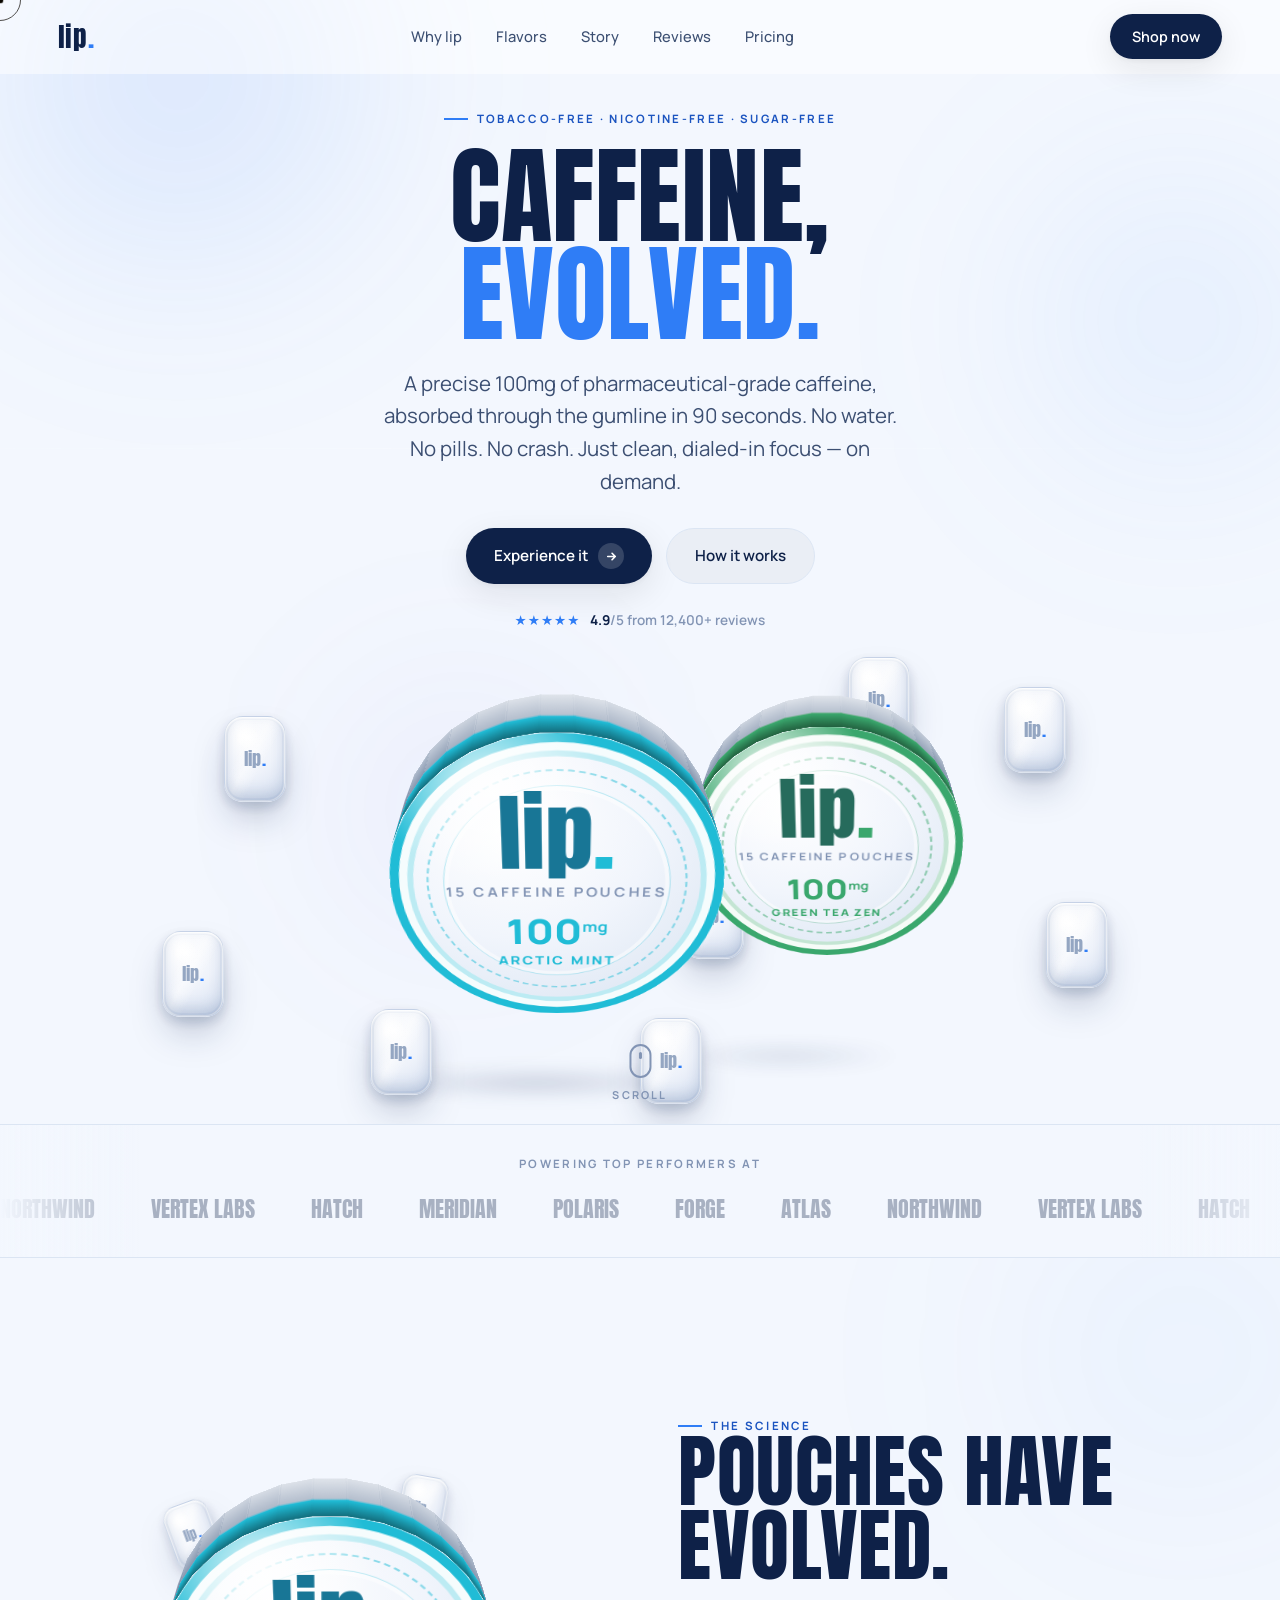
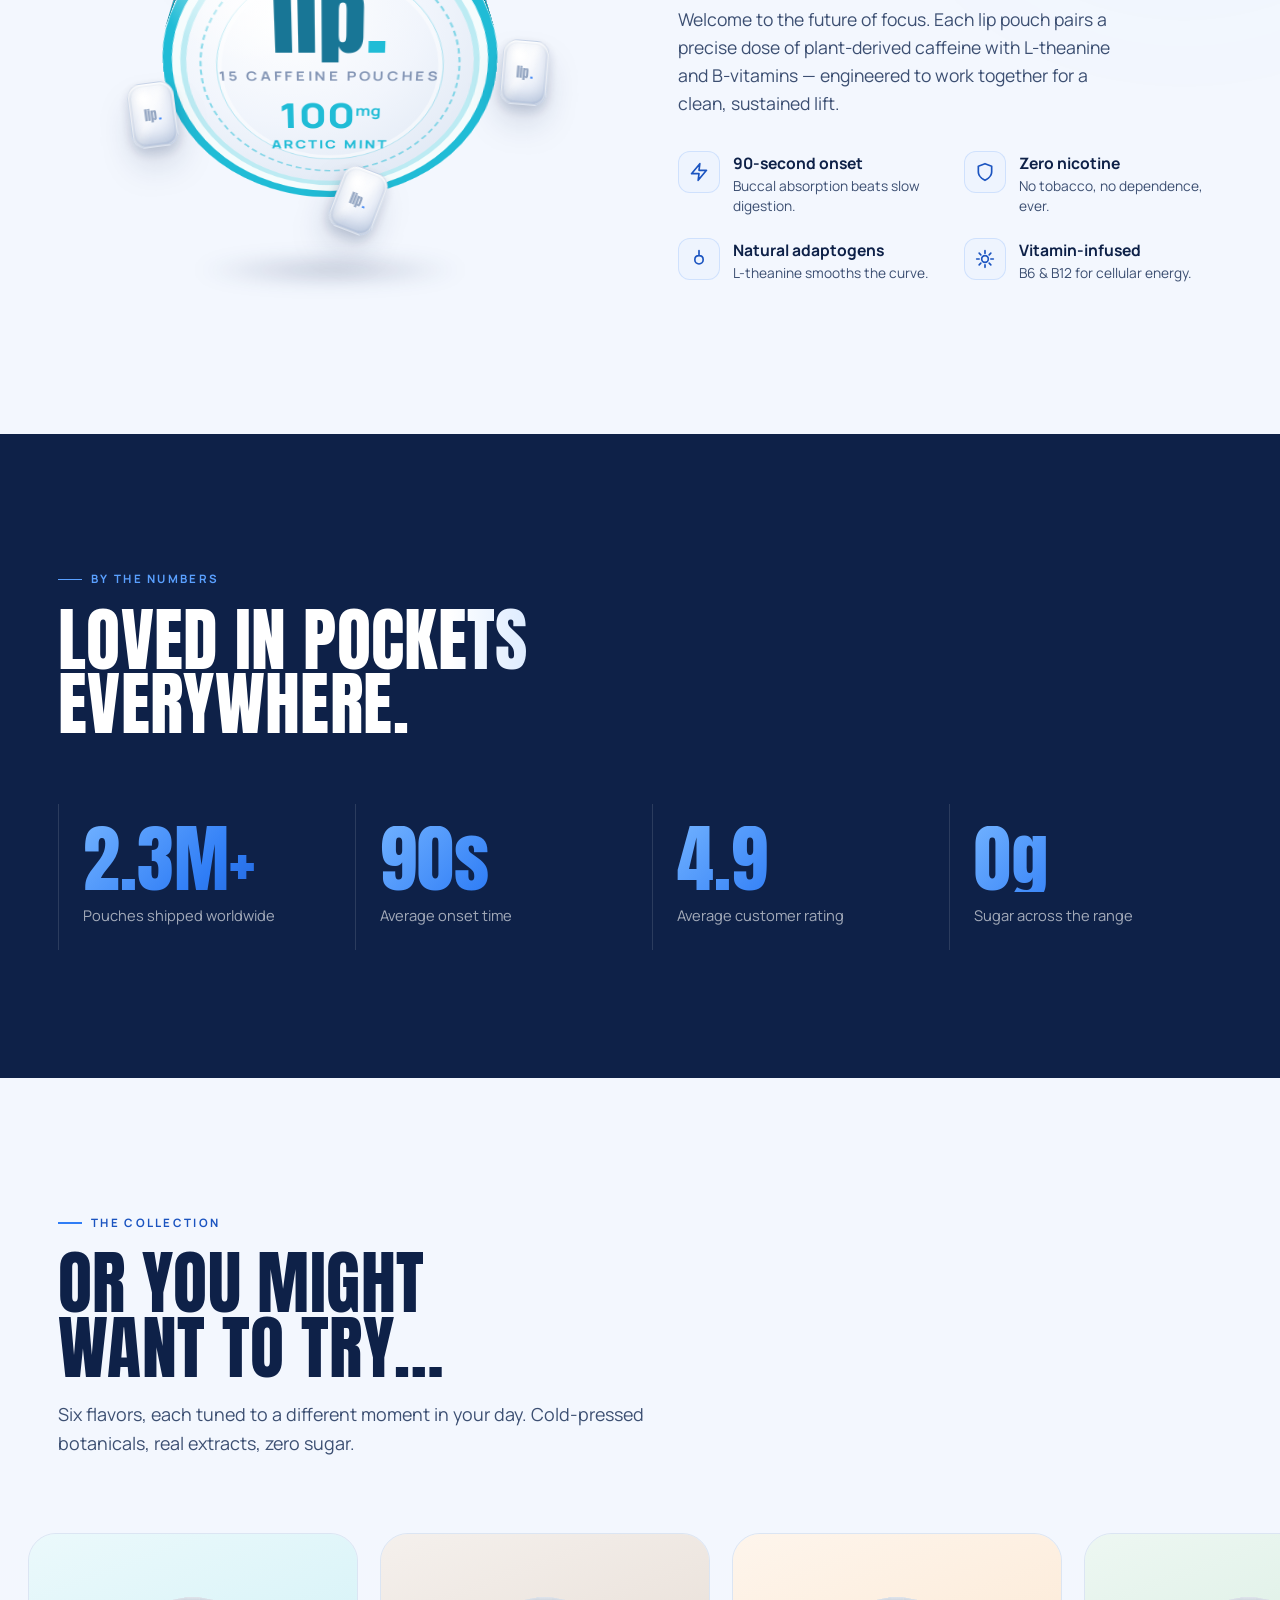
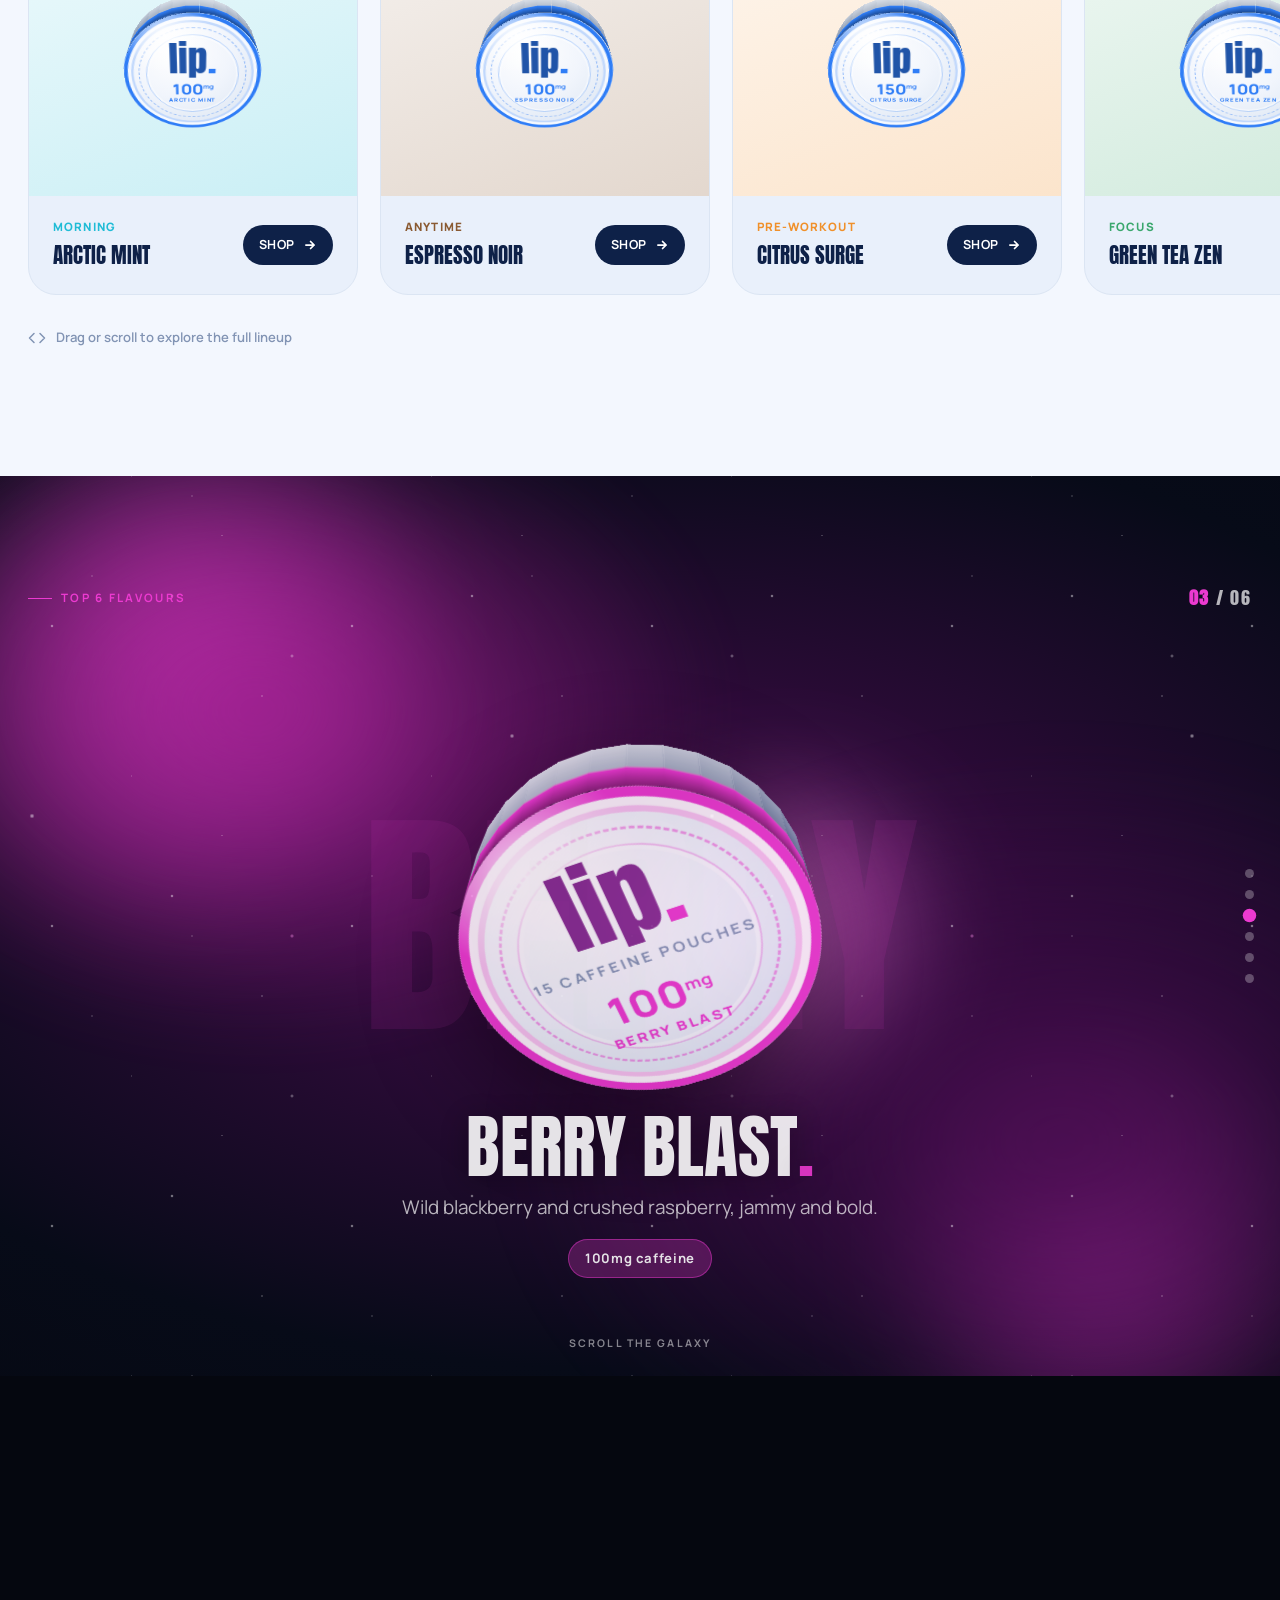
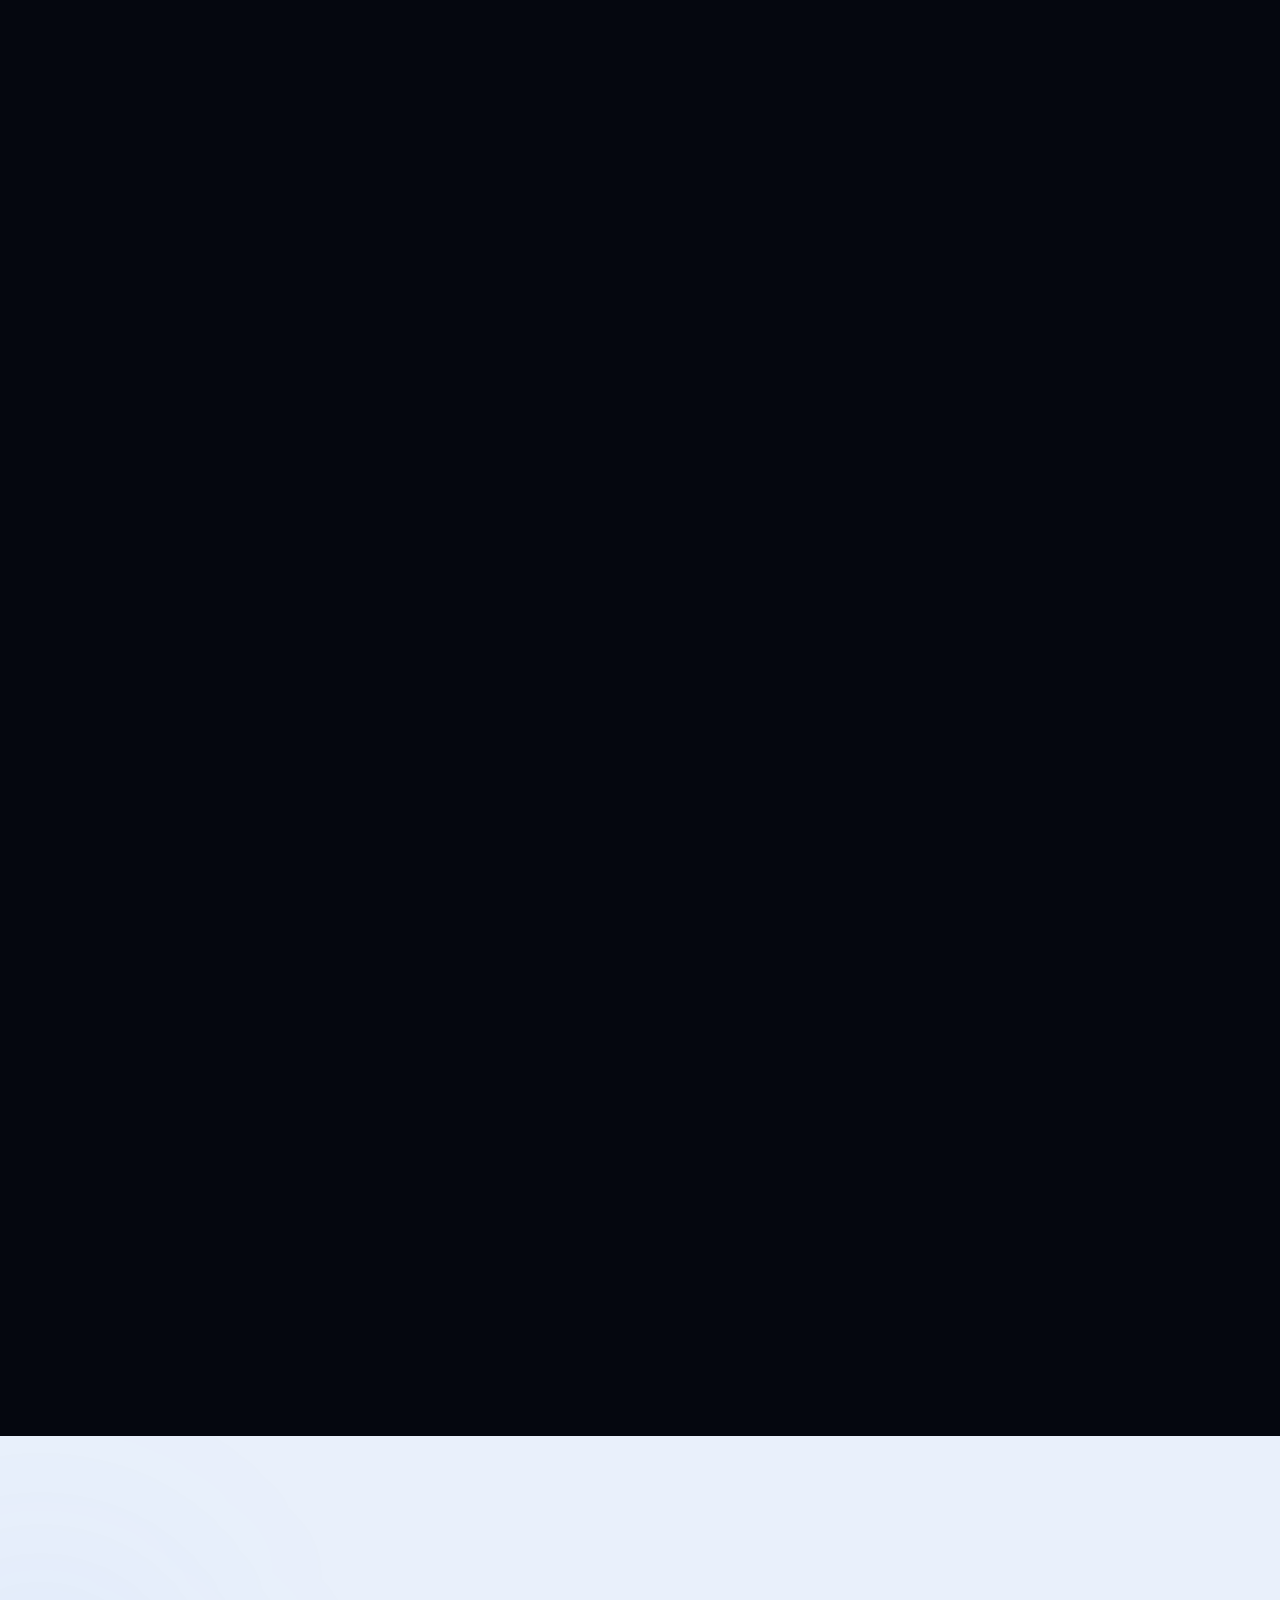
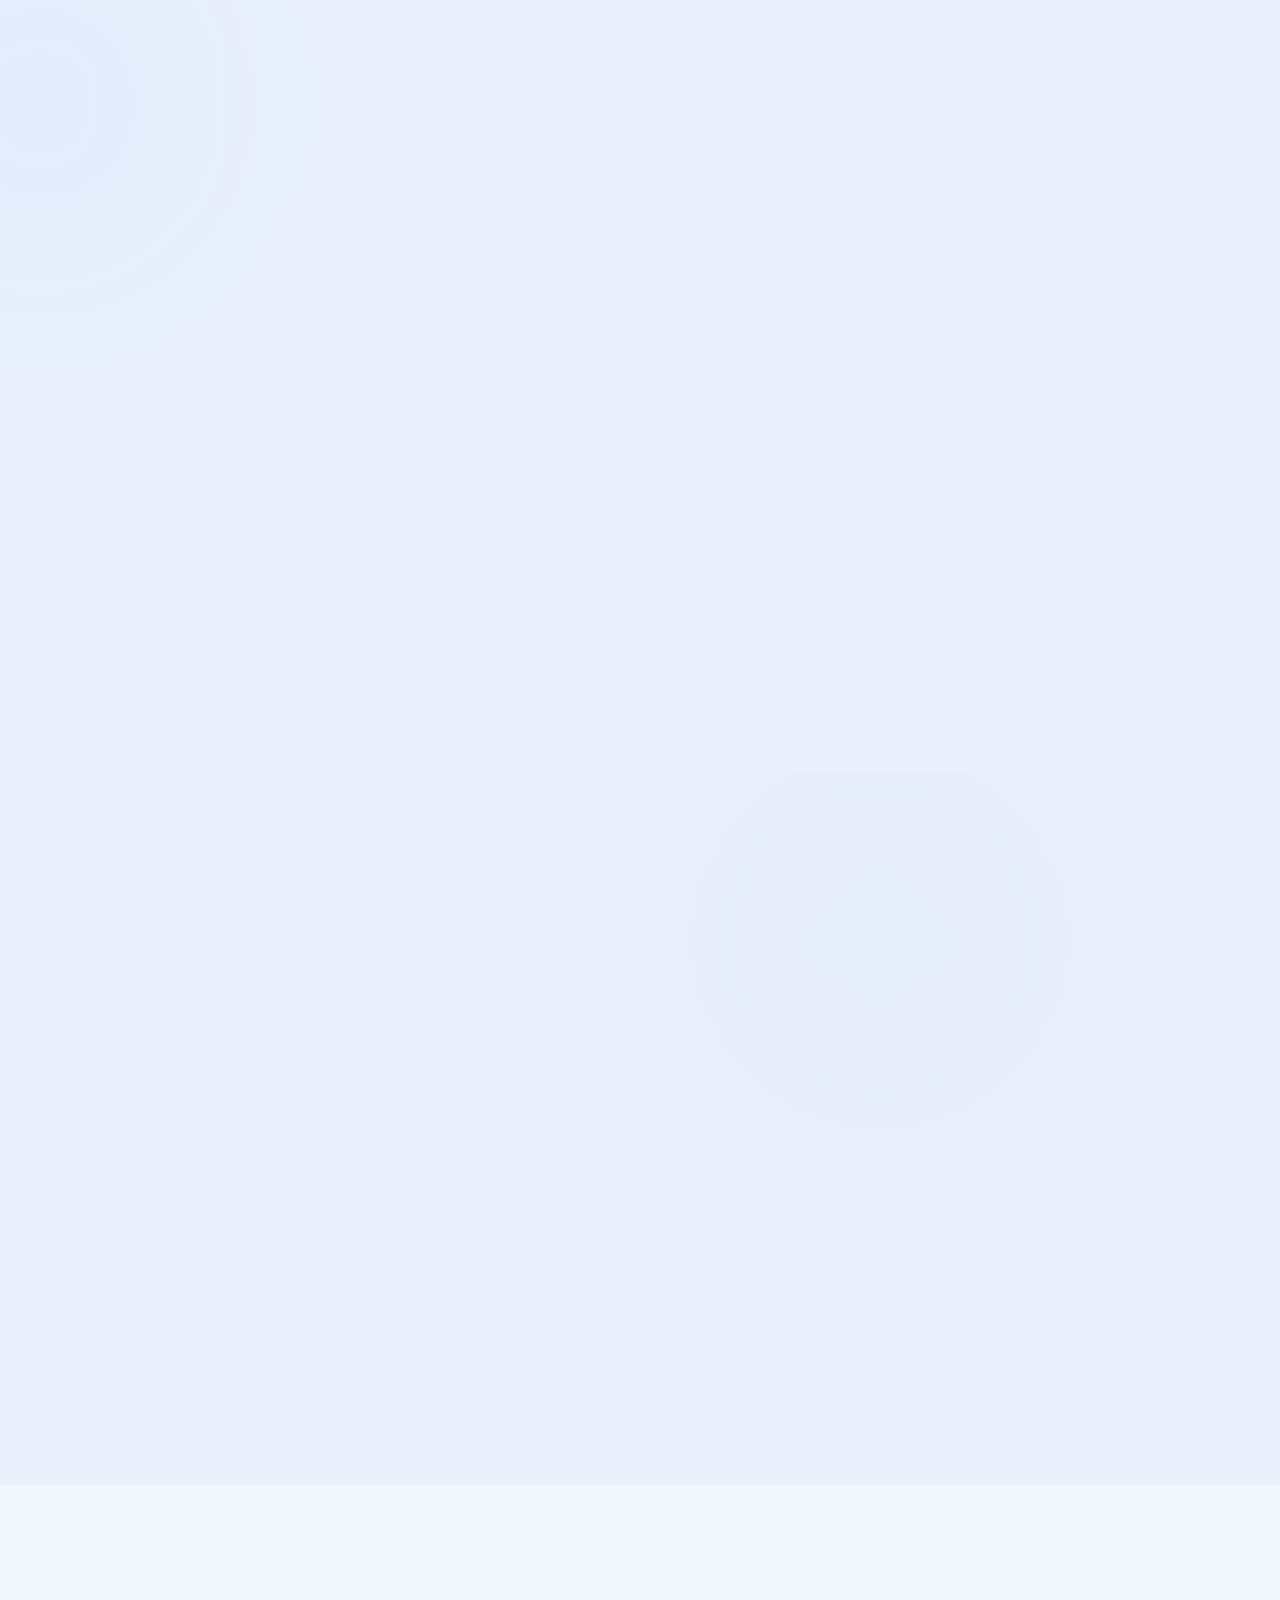
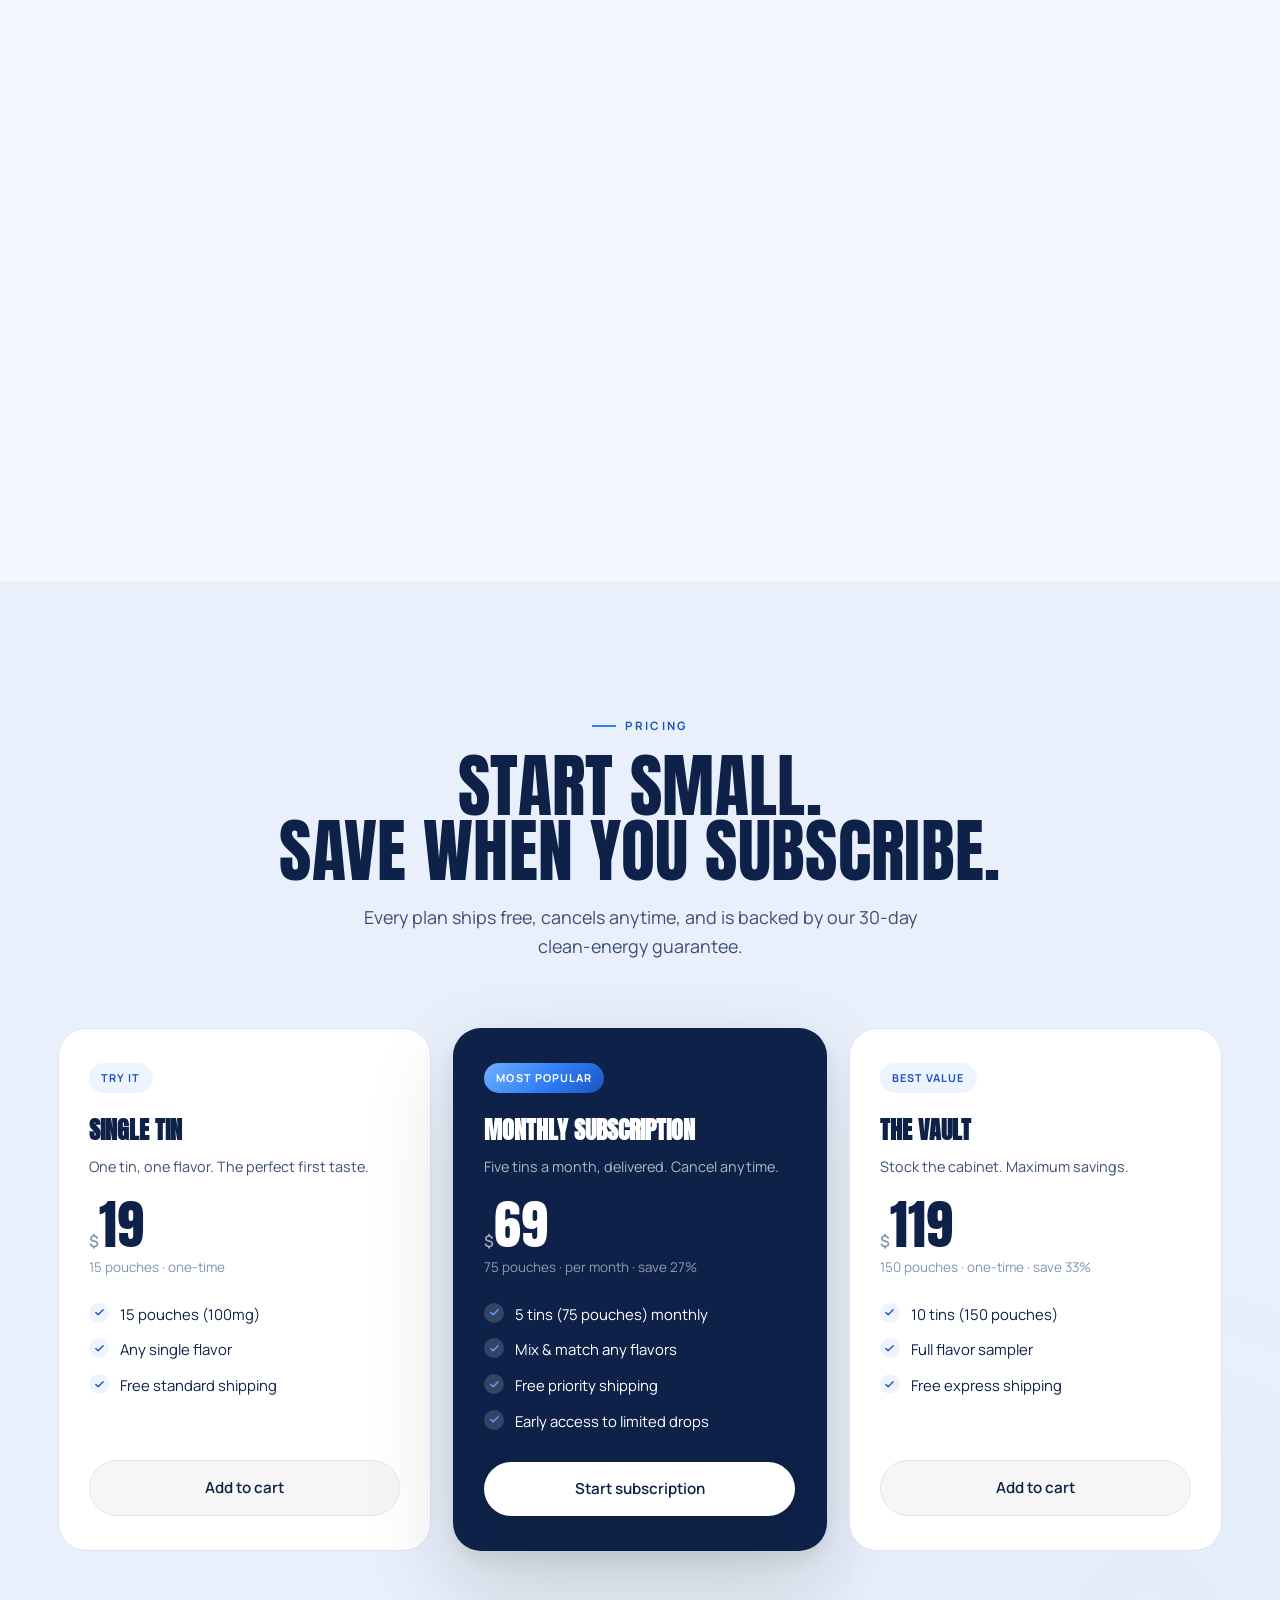
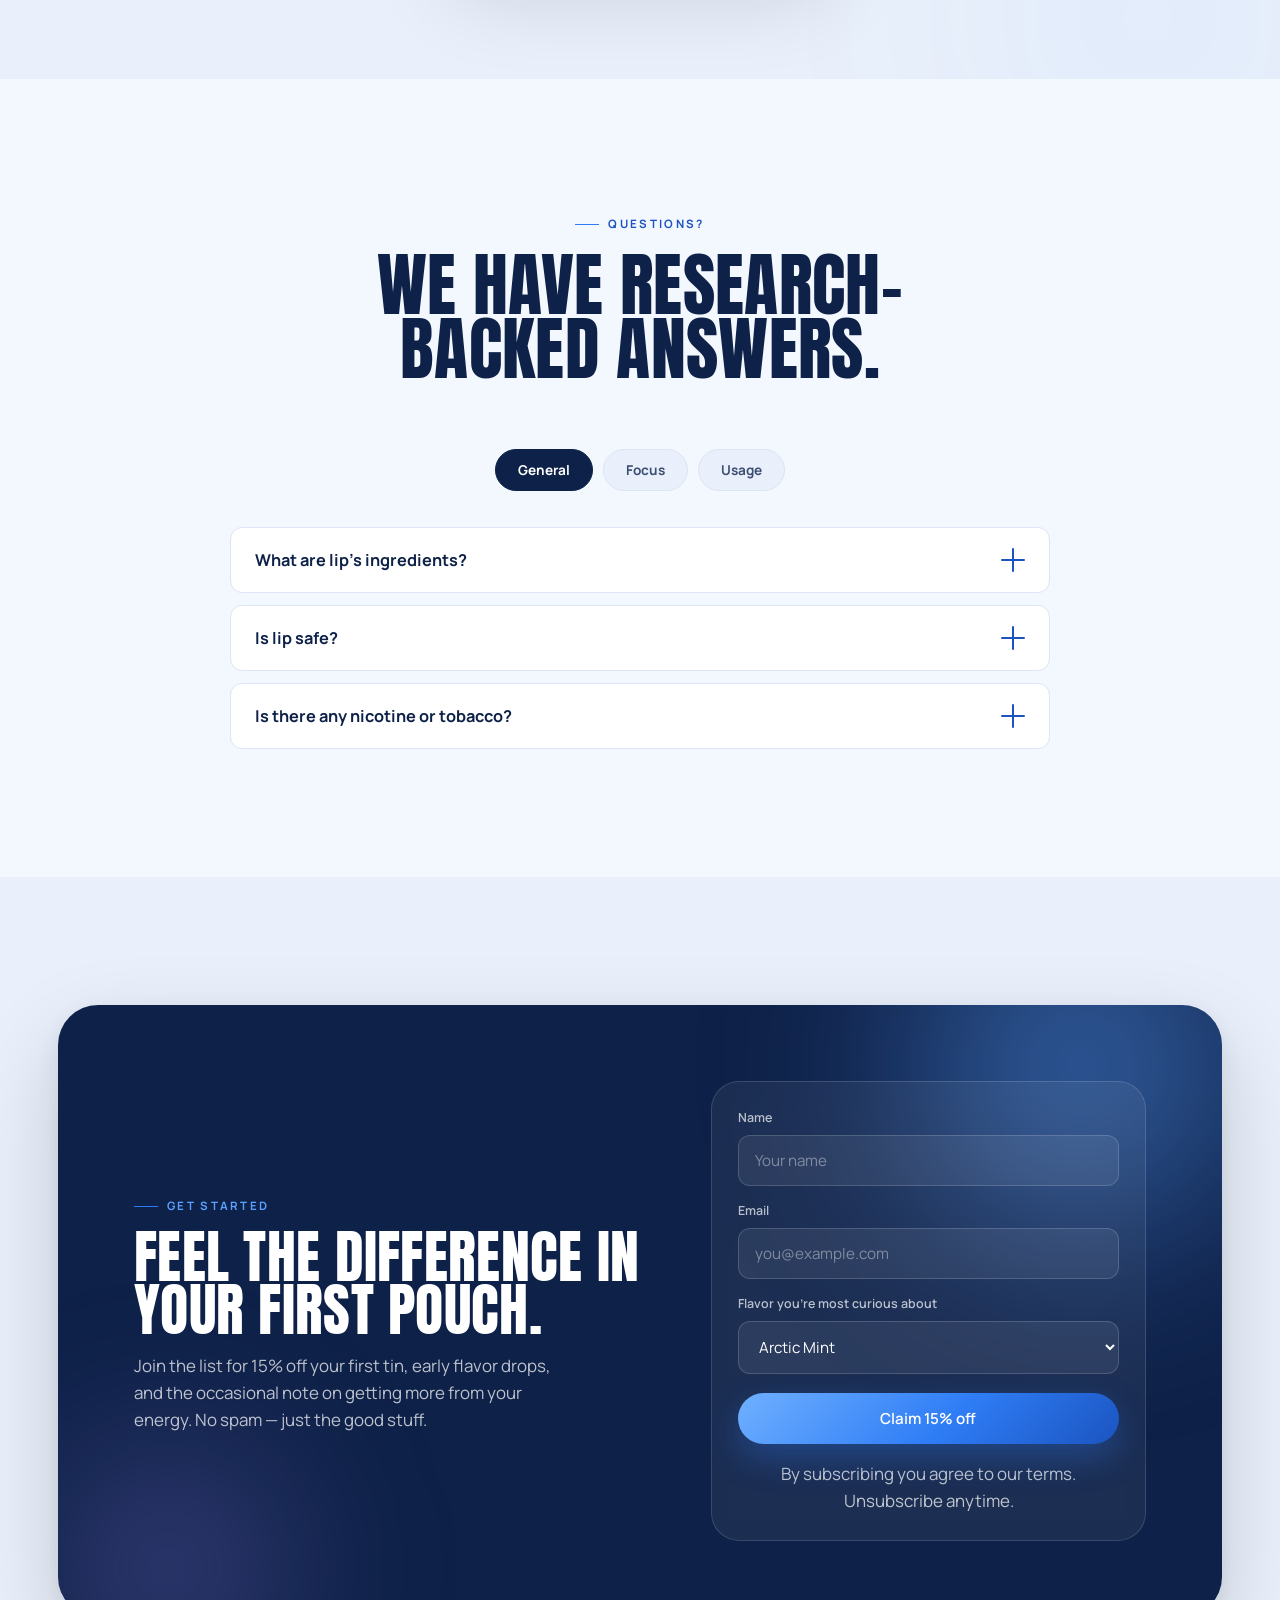
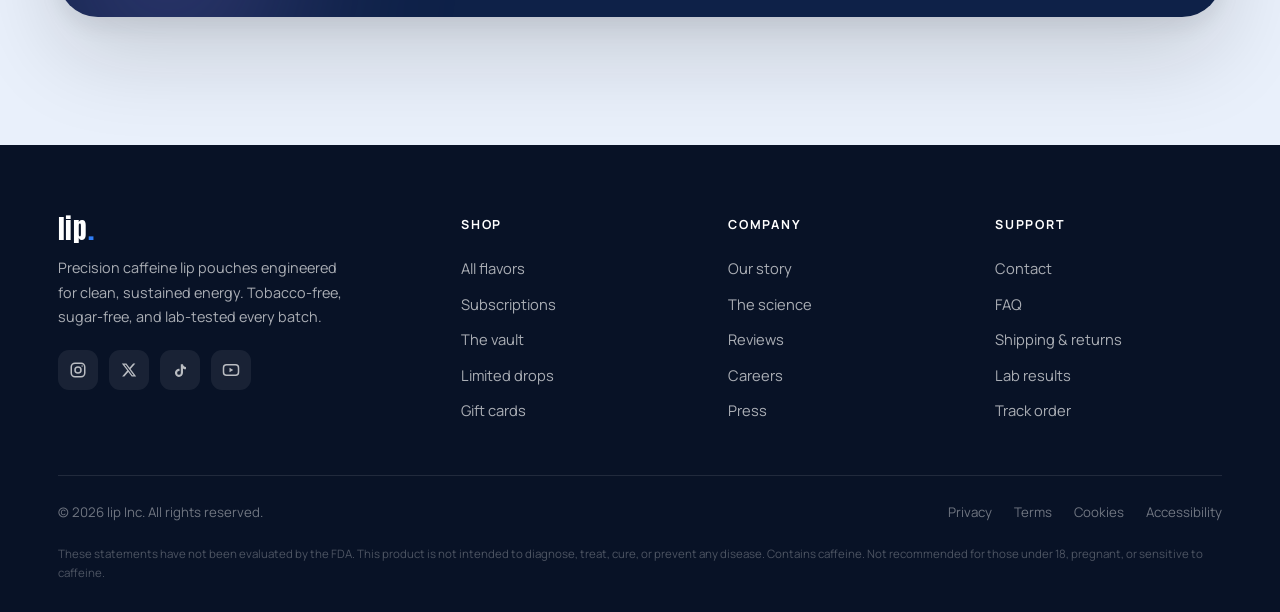
<file: index.html>
<!DOCTYPE html>
<html lang="en">
<head>
<meta charset="UTF-8" />
<meta name="viewport" content="width=device-width, initial-scale=1.0" />
<meta name="description" content="lip — premium tobacco-free, nicotine-free caffeine lip pouches engineered for clean, sustained focus. Fast buccal absorption, zero crash." />
<meta name="theme-color" content="#ffffff" />
<title>lip — Caffeine, evolved.</title>

<link rel="preconnect" href="https://fonts.googleapis.com" />
<link rel="preconnect" href="https://fonts.gstatic.com" crossorigin />
<link href="https://fonts.googleapis.com/css2?family=Anton&family=Manrope:wght@300;400;500;600;700;800&display=swap" rel="stylesheet" />

<style>
/* ============================================================ TOKENS */
:root{
  --flavor:#2f7df6;       /* default can flavour (overridden per product) */
  --bg:#f3f7fe;           /* lightest cool blue-white */
  --bg-soft:#e9f0fb;
  --bg-mute:#dfe8f6;
  --surface:#ffffff;
  --ink:#0e2148;          /* deep cool blue text */
  --ink-2:#3c4f72;
  --ink-3:#8294b4;
  --line:#dbe5f3;
  --line-2:#c8d6ec;

  --accent:#2f7df6;       /* cool electric blue */
  --accent-2:#5aa0ff;
  --accent-deep:#1b54c0;
  --cream:#eef4fe;
  --mint:#3aa76d;
  --blue:#6c4fd6;
  --grad-accent:linear-gradient(135deg,#6fb0ff,#2f7df6 55%,#1b54c0);

  --shadow-sm:0 1px 2px rgba(15,15,15,.05),0 2px 8px rgba(15,15,15,.04);
  --shadow-md:0 10px 34px rgba(20,20,20,.09),0 2px 6px rgba(20,20,20,.05);
  --shadow-lg:0 36px 90px rgba(20,20,20,.16),0 8px 22px rgba(20,20,20,.08);
  --shadow-soft:0 40px 70px -30px rgba(40,30,10,.28);

  --r-sm:12px; --r-md:20px; --r-lg:28px; --r-xl:40px;
  --container:1220px;
  --ease:cubic-bezier(.22,.61,.36,1);
  --ease-out:cubic-bezier(.16,1,.3,1);
  --nav-h:74px;
}

/* ============================================================ RESET */
*,*::before,*::after{box-sizing:border-box;margin:0;padding:0}
html{-webkit-text-size-adjust:100%}
@media (prefers-reduced-motion:reduce){
  html{scroll-behavior:auto}
  *,*::before,*::after{animation-duration:.001ms!important;animation-iteration-count:1!important;transition-duration:.001ms!important}
}
body{
  font-family:'Manrope',system-ui,-apple-system,"Segoe UI",sans-serif;
  background:var(--bg);color:var(--ink);line-height:1.6;font-weight:400;
  -webkit-font-smoothing:antialiased;text-rendering:optimizeLegibility;overflow-x:hidden;
}
img{max-width:100%;display:block}
a{color:inherit;text-decoration:none}
button{font-family:inherit;cursor:pointer;border:none;background:none;color:inherit}
ul{list-style:none}
:focus-visible{outline:2px solid var(--accent);outline-offset:3px;border-radius:4px}

/* ============================================================ TYPE / UTIL */
.container{width:100%;max-width:var(--container);margin-inline:auto;padding-inline:28px}
.display{font-family:'Anton',Impact,sans-serif;font-weight:400;text-transform:uppercase;letter-spacing:.005em;line-height:.92}
.eyebrow{display:inline-flex;align-items:center;gap:9px;font-size:.72rem;font-weight:700;letter-spacing:.2em;text-transform:uppercase;color:var(--accent-deep)}
.eyebrow::before{content:"";width:24px;height:1.5px;background:var(--accent);display:inline-block}
.section{padding:clamp(76px,10vw,150px) 0;position:relative}
.section-head{max-width:780px;margin-bottom:clamp(38px,6vw,68px)}
.section-head h2{font-size:clamp(2.4rem,6vw,4.4rem);margin-top:18px}
.section-head p{font-size:clamp(1.02rem,1.4vw,1.18rem);color:var(--ink-2);margin-top:20px;max-width:600px}
.center{text-align:center;margin-inline:auto}

/* ============================================================ BUTTONS */
.btn{display:inline-flex;align-items:center;justify-content:center;gap:10px;padding:15px 28px;border-radius:100px;font-weight:600;font-size:.95rem;position:relative;transition:transform .4s var(--ease-out),box-shadow .4s var(--ease-out),background .4s,color .4s;will-change:transform}
.btn svg{transition:transform .4s var(--ease-out)}
.btn-dark{background:var(--ink);color:#fff;box-shadow:var(--shadow-md)}
.btn-dark:hover{transform:translateY(-3px);box-shadow:var(--shadow-lg)}
.btn-dark:hover svg{transform:translateX(4px)}
.btn-ghost{background:rgba(10,10,10,.035);color:var(--ink);border:1px solid var(--line)}
.btn-ghost:hover{transform:translateY(-3px);background:#fff;border-color:var(--line-2);box-shadow:var(--shadow-md)}
.btn-accent{background:var(--grad-accent);color:#fff;box-shadow:0 14px 34px rgba(47,125,246,.32)}
.btn-accent:hover{transform:translateY(-3px);box-shadow:0 20px 46px rgba(47,125,246,.42)}
.btn-light{background:#fff;color:var(--ink);box-shadow:var(--shadow-md)}
.btn-light:hover{transform:translateY(-3px);box-shadow:var(--shadow-lg)}
.arrow{display:inline-grid;place-items:center;width:26px;height:26px;border-radius:50%;background:rgba(255,255,255,.16)}
.btn-ghost .arrow,.btn-light .arrow{background:var(--ink);color:#fff}

/* ============================================================ PROGRESS + CURSOR */
#progress{position:fixed;top:0;left:0;height:3px;width:0%;background:var(--grad-accent);z-index:1000;box-shadow:0 0 12px rgba(47,125,246,.55)}
.cursor-dot,.cursor-ring{position:fixed;top:0;left:0;border-radius:50%;pointer-events:none;z-index:999;transform:translate(-50%,-50%);mix-blend-mode:difference}
.cursor-dot{width:7px;height:7px;background:#fff;transition:width .25s,height .25s}
.cursor-ring{width:42px;height:42px;border:1.5px solid rgba(255,255,255,.7);transition:width .3s var(--ease-out),height .3s var(--ease-out),background .3s,border-color .3s}
.cursor-ring.hover{width:64px;height:64px;background:rgba(255,255,255,.14);border-color:transparent}
.cursor-dot.hover{width:0;height:0}
@media (hover:none),(pointer:coarse){.cursor-dot,.cursor-ring{display:none}}

/* ============================================================ NAV */
.nav{position:fixed;inset:0 0 auto 0;height:var(--nav-h);z-index:900;display:flex;align-items:center;transition:height .4s var(--ease),background .4s var(--ease),box-shadow .4s var(--ease),border-color .4s;background:rgba(255,255,255,.5);backdrop-filter:blur(0);border-bottom:1px solid transparent}
.nav.scrolled{height:60px;background:rgba(255,255,255,.8);backdrop-filter:blur(18px) saturate(180%);-webkit-backdrop-filter:blur(18px) saturate(180%);border-bottom:1px solid var(--line);box-shadow:0 4px 24px rgba(20,20,20,.05)}
.nav .container{display:flex;align-items:center;justify-content:space-between;gap:24px}
.brand{font-family:'Anton',sans-serif;font-size:1.7rem;letter-spacing:.01em;text-transform:lowercase;display:flex;align-items:baseline;line-height:1}
.brand .d{color:var(--accent);margin-left:1px}
.nav-links{display:flex;align-items:center;gap:4px}
.nav-links a{padding:9px 15px;border-radius:100px;font-size:.92rem;font-weight:500;color:var(--ink-2);transition:color .3s,background .3s}
.nav-links a:hover{color:var(--ink);background:rgba(10,10,10,.05)}
.nav-actions{display:flex;align-items:center;gap:12px}
.nav-cta{padding:11px 22px;font-size:.9rem}
.hamburger{display:none;width:42px;height:42px;border-radius:11px;position:relative}
.hamburger span{position:absolute;left:11px;right:11px;height:2px;background:var(--ink);border-radius:2px;transition:transform .4s var(--ease),opacity .3s}
.hamburger span:nth-child(1){top:15px}.hamburger span:nth-child(2){top:21px}.hamburger span:nth-child(3){top:27px}
body.menu-open .hamburger span:nth-child(1){transform:translateY(6px) rotate(45deg)}
body.menu-open .hamburger span:nth-child(2){opacity:0}
body.menu-open .hamburger span:nth-child(3){transform:translateY(-6px) rotate(-45deg)}
.mobile-menu{position:fixed;inset:0;z-index:850;background:rgba(255,255,255,.97);backdrop-filter:blur(22px);display:flex;flex-direction:column;justify-content:center;padding:40px 32px;opacity:0;visibility:hidden;transition:opacity .45s var(--ease),visibility .45s}
body.menu-open .mobile-menu{opacity:1;visibility:visible}
.mobile-menu a{font-family:'Anton',sans-serif;text-transform:uppercase;font-size:2.4rem;padding:13px 0;border-bottom:1px solid var(--line);opacity:0;transform:translateY(20px);transition:opacity .5s var(--ease),transform .5s var(--ease),color .3s}
body.menu-open .mobile-menu a{opacity:1;transform:none}
body.menu-open .mobile-menu a:nth-child(1){transition-delay:.08s}
body.menu-open .mobile-menu a:nth-child(2){transition-delay:.14s}
body.menu-open .mobile-menu a:nth-child(3){transition-delay:.2s}
body.menu-open .mobile-menu a:nth-child(4){transition-delay:.26s}
body.menu-open .mobile-menu a:nth-child(5){transition-delay:.32s}
.mobile-menu a:hover{color:var(--accent-deep)}
.mobile-menu .btn{margin-top:30px;align-self:flex-start;font-family:'Manrope';text-transform:none;font-size:1rem}

/* ============================================================ LIP CAN — real preserve-3d cylinder tin */
/* Size via font-size on .can (all dims in em). --flavor drives colour. Faces built in JS. */
.can{position:relative;display:grid;place-items:center;perspective:58em;--flavor:#2f7df6}
.cyl{position:relative;width:20em;height:20em;transform-style:preserve-3d;transform:rotateX(58deg);will-change:transform}
.cyl>div{position:absolute;left:50%;top:50%;backface-visibility:hidden;-webkit-backface-visibility:hidden}
/* round top lid + bottom (caps of the cylinder) */
.cyl-top,.cyl-bottom{width:20em;height:20em;margin:-10em 0 0 -10em;border-radius:50%;overflow:hidden}
.cyl-top{transform:rotateX(-90deg) translateZ(2.75em);background:radial-gradient(circle at 38% 30%,#ffffff,#f1f5fc 42%,#e2eaf5 72%,#c7d4e7 100%);box-shadow:inset 0 0 0 .55em var(--flavor),inset 0 0 0 1.05em rgba(255,255,255,.85),inset 0 0 0 1.4em color-mix(in srgb,var(--flavor) 30%,#fff)}
.cyl-bottom{transform:rotateX(90deg) translateZ(2.75em);background:radial-gradient(circle at 60% 60%,#404d63,#222c3e)}
/* vertical wall segments — together they form a real round cylinder */
.cyl-seg{width:2.1em;height:5.5em;margin:-2.75em 0 0 -1.05em}
/* lid detailing */
.cyl-top .gloss{position:absolute;top:-14%;left:-8%;width:78%;height:62%;border-radius:50%;background:radial-gradient(circle,rgba(255,255,255,.92),transparent 64%);z-index:2}
.cyl-top .ring{position:absolute;inset:11%;border-radius:50%;border:.18em dashed var(--flavor);opacity:.5}
.cyl-top .ring2{position:absolute;inset:16%;border-radius:50%;border:.12em solid color-mix(in srgb,var(--flavor) 30%,transparent);box-shadow:inset 0 0 0 .26em rgba(255,255,255,.5)}
.cyl-top .can-label{position:absolute;inset:0;z-index:3;display:flex;flex-direction:column;align-items:center;justify-content:center;text-align:center;padding:0 2em}
.cyl-top .wm{font-family:'Anton',sans-serif;text-transform:lowercase;line-height:1;font-size:5.6em;color:color-mix(in srgb,var(--flavor) 55%,#0e2148)}
.cyl-top .wm .d{color:var(--flavor)}
.cyl-top .cap{font-size:.92em;letter-spacing:.18em;text-transform:uppercase;font-weight:700;color:#8294b4;margin-top:.5em}
.cyl-top .dose{font-size:2.6em;font-weight:800;line-height:.9;margin-top:.4em;color:var(--flavor)}
.cyl-top .dose span{font-size:.4em;vertical-align:super;font-weight:700}
.cyl-top .fl{margin-top:.4em;font-size:.92em;letter-spacing:.14em;text-transform:uppercase;font-weight:800;color:var(--flavor)}
/* gentle vertical float (no rotation) */
@keyframes canfloat{0%,100%{transform:translateY(0)}50%{transform:translateY(-1em)}}

/* single floating pouch sachet — puffy 3D pillow */
.pouch{position:absolute;border-radius:30% / 22%;display:grid;place-items:center;container-type:inline-size;
  background:linear-gradient(118deg,transparent 30%,rgba(255,255,255,.5) 45%,transparent 60%),radial-gradient(120% 95% at 30% 22%,#ffffff 0%,#eef2fa 52%,#d2ddef 100%);
  box-shadow:0 20px 38px -10px rgba(20,42,85,.34),0 5px 12px rgba(20,42,85,.16),
    inset 0 2px 3px rgba(255,255,255,.95),inset 0 -7px 14px rgba(70,95,140,.22),
    inset 0 0 0 1px rgba(255,255,255,.6),inset 0 0 0 3px rgba(150,170,205,.14);
  border:1px solid rgba(80,110,160,.16);will-change:transform}
.pouch::before{content:"";position:absolute;top:9%;left:13%;width:48%;height:30%;border-radius:50%;
  background:radial-gradient(circle,rgba(255,255,255,.92),transparent 70%);filter:blur(.6px);z-index:1}
.pouch .pl{position:relative;z-index:2;font-family:'Anton',sans-serif;text-transform:lowercase;font-size:30cqw;line-height:1;letter-spacing:.01em;color:#94a6c2}
.pouch .pl .d{color:var(--accent)}

/* ground shadow */
.ground{position:absolute;left:50%;transform:translateX(-50%);border-radius:50%;background:radial-gradient(ellipse,rgba(20,40,85,.26),transparent 68%);filter:blur(9px)}

/* ============================================================ HERO */
.hero{position:relative;min-height:100vh;display:flex;flex-direction:column;align-items:center;justify-content:flex-start;padding-top:calc(var(--nav-h) + 4vh);overflow:hidden}
.hero-bg{position:absolute;top:0;left:0;right:0;height:132%;z-index:-2;background:radial-gradient(120% 60% at 50% -8%,#ffffff 0%,rgba(255,255,255,0) 55%),radial-gradient(80% 55% at 85% 26%,#dceafb 0%,rgba(220,234,251,0) 60%),var(--bg)}
.hero-eyebrow{margin-bottom:20px}
.hero h1{font-size:clamp(2.8rem,8.4vw,6.6rem);text-align:center;max-width:13ch}
.hero h1 .amber{color:var(--accent)}
.hero .lead{font-size:clamp(1.05rem,1.6vw,1.28rem);color:var(--ink-2);max-width:540px;text-align:center;margin:24px auto 30px}
.hero-actions{display:flex;gap:14px;flex-wrap:wrap;justify-content:center}
.hero-trust{display:flex;align-items:center;gap:10px;margin-top:26px;color:var(--ink-3);font-size:.85rem;font-weight:600}
.hero-trust .stars{color:var(--accent);letter-spacing:1px}
.hero-trust b{color:var(--ink)}

/* hero product scene — fills the lower viewport */
.hero-scene{position:relative;width:100%;flex:1;min-height:min(54vh,520px);margin-top:6px}
.hero-stage{position:absolute;left:50%;top:50%;transform:translate(-50%,-50%);width:min(1040px,96vw);height:100%}
.hero-can{position:absolute;transform:translate(-50%,-50%)}
.hc-main{left:42%;top:46%;font-size:clamp(11px,1.9vw,16px);z-index:3;animation:drift 14s var(--ease-out) infinite}
.hc-side{left:68%;top:40%;font-size:clamp(8px,1.4vw,13px);z-index:1;animation:drift2 17s var(--ease-out) infinite}
.hero-ground{bottom:6%;left:40%;width:34%;height:5%;animation:ground-pulse 14s var(--ease-out) infinite}
.hero-ground-2{bottom:12%;left:64%;width:24%;height:4%;animation:ground-pulse 17s var(--ease-out) infinite;opacity:.7}
@keyframes bob{0%,100%{transform:translate(-50%,-50%)}50%{transform:translate(-50%,calc(-50% - 16px))}}
/* cans drift on a soft path — pure float, no rotation */
@keyframes drift{
  0%  {transform:translate(-50%,-50%) translate(0,0)}
  20% {transform:translate(-50%,-50%) translate(30px,-30px)}
  40% {transform:translate(-50%,-50%) translate(16px,-50px)}
  60% {transform:translate(-50%,-50%) translate(-28px,-34px)}
  80% {transform:translate(-50%,-50%) translate(-32px,-10px)}
  100%{transform:translate(-50%,-50%) translate(0,0)}
}
@keyframes drift2{
  0%  {transform:translate(-50%,-50%) translate(0,0)}
  25% {transform:translate(-50%,-50%) translate(-26px,-22px)}
  50% {transform:translate(-50%,-50%) translate(-14px,-46px)}
  75% {transform:translate(-50%,-50%) translate(28px,-26px)}
  100%{transform:translate(-50%,-50%) translate(0,0)}
}
@keyframes ground-pulse{0%,100%{transform:translateX(-50%) scale(1);opacity:.85}50%{transform:translateX(-50%) scale(.8);opacity:.5}}

/* hero floating pouches — swirl across the scene */
.hero-scene .pouch{width:clamp(40px,5vw,62px);aspect-ratio:.72}
.hp1{left:10%;top:16%;animation:swirl1 9s var(--ease-out) infinite}
.hp2{right:9%;top:10%;animation:swirl2 11s var(--ease-out) infinite}
.hp3{left:4%;bottom:22%;animation:swirl3 8.5s var(--ease-out) infinite}
.hp4{right:5%;bottom:28%;animation:swirl1 10s var(--ease-out) infinite .6s}
.hp5{left:24%;bottom:6%;animation:swirl2 9.5s var(--ease-out) infinite .3s}
.hp6{right:24%;top:4%;animation:swirl3 11.5s var(--ease-out) infinite .9s}
.hp7{left:50%;bottom:4%;animation:swirl1 10.5s var(--ease-out) infinite 1.1s}
.hp8{right:40%;bottom:34%;animation:swirl2 12s var(--ease-out) infinite 1.4s}
@keyframes swirl1{0%,100%{transform:translate(0,0) rotate(-14deg)}33%{transform:translate(26px,-30px) rotate(6deg)}66%{transform:translate(-14px,-48px) rotate(-8deg)}}
@keyframes swirl2{0%,100%{transform:translate(0,0) rotate(16deg)}33%{transform:translate(-30px,-26px) rotate(-6deg)}66%{transform:translate(16px,-44px) rotate(10deg)}}
@keyframes swirl3{0%,100%{transform:translate(0,0) rotate(8deg)}33%{transform:translate(22px,-40px) rotate(-10deg)}66%{transform:translate(-24px,-18px) rotate(12deg)}}

.scroll-hint{position:absolute;bottom:20px;left:50%;transform:translateX(-50%);display:flex;flex-direction:column;align-items:center;gap:8px;color:var(--ink-3);font-size:.68rem;letter-spacing:.2em;text-transform:uppercase;font-weight:700;z-index:3}
.scroll-hint .mouse{width:22px;height:34px;border:2px solid var(--ink-3);border-radius:12px;position:relative}
.scroll-hint .mouse::after{content:"";position:absolute;top:6px;left:50%;transform:translateX(-50%);width:3px;height:7px;background:var(--ink-3);border-radius:2px;animation:scrolly 1.6s infinite}
@keyframes scrolly{0%{opacity:0;transform:translate(-50%,0)}40%{opacity:1}80%{opacity:0;transform:translate(-50%,10px)}}

/* hero load entrance */
.reveal-up{opacity:0;transform:translateY(28px)}
.hero.loaded .reveal-up{animation:heroIn .9s var(--ease-out) forwards}
.hero.loaded .reveal-up.d1{animation-delay:.12s}
.hero.loaded .reveal-up.d2{animation-delay:.24s}
.hero.loaded .reveal-up.d3{animation-delay:.36s}
.hero.loaded .reveal-up.d4{animation-delay:.48s}
.hero.loaded .hero-scene{animation:sceneIn 1.1s var(--ease-out) .4s both}
@keyframes heroIn{to{opacity:1;transform:none}}
@keyframes sceneIn{from{opacity:0;transform:translateY(40px) scale(.96)}to{opacity:1;transform:none}}

/* ============================================================ LOGO MARQUEE */
.marquee{border-block:1px solid var(--line);background:var(--bg);padding:30px 0;overflow:hidden}
.marquee .label{text-align:center;font-size:.72rem;font-weight:700;letter-spacing:.2em;text-transform:uppercase;color:var(--ink-3);margin-bottom:18px}
.marquee-track{display:flex;gap:56px;width:max-content;animation:scrollx 30s linear infinite;align-items:center}
.marquee:hover .marquee-track{animation-play-state:paused}
@keyframes scrollx{to{transform:translateX(-50%)}}
.marquee-item{font-family:'Anton',sans-serif;text-transform:uppercase;font-size:1.4rem;color:var(--ink);opacity:.32;white-space:nowrap;transition:opacity .3s}
.marquee-item:hover{opacity:.7}

/* ============================================================ REVEAL */
[data-reveal]{opacity:0;transform:translateY(40px);transition:opacity .9s var(--ease-out),transform .9s var(--ease-out)}
[data-reveal].in{opacity:1;transform:none}
[data-reveal][data-d="1"]{transition-delay:.08s}
[data-reveal][data-d="2"]{transition-delay:.16s}
[data-reveal][data-d="3"]{transition-delay:.24s}
[data-reveal][data-d="4"]{transition-delay:.32s}
[data-reveal][data-d="5"]{transition-delay:.4s}

/* ============================================================ EVOLVED (features + orbiting pouches) */
.evolved{background:var(--bg);overflow:hidden}
.evolved .container{display:grid;grid-template-columns:1fr 1fr;gap:clamp(36px,6vw,80px);align-items:center}
.evolved-art{position:relative;aspect-ratio:1;max-width:520px;margin-inline:auto;width:100%}
.evolved-tin{position:absolute;left:50%;top:50%;transform:translate(-50%,-50%);font-size:clamp(9px,2.4vw,16px);animation:bob 7s var(--ease) infinite;z-index:2}
.evolved-art .ground{bottom:4%;width:54%;height:30px}
.evolved-art .pouch{width:clamp(40px,9%,64px);aspect-ratio:.72}
.orb-pouch{left:50%;top:50%}
.evolved h2{font-size:clamp(2.6rem,6.5vw,5rem)}
.evolved .lead{font-size:1.1rem;color:var(--ink-2);margin:22px 0 8px;max-width:460px}
.evolved-feats{display:grid;grid-template-columns:1fr 1fr;gap:22px 28px;margin-top:34px}
.feat{display:flex;gap:13px;align-items:flex-start}
.feat .ic{width:42px;height:42px;border-radius:12px;background:var(--cream);color:var(--accent-deep);display:grid;place-items:center;flex-shrink:0;box-shadow:inset 0 0 0 1px rgba(47,125,246,.16);transition:transform .4s var(--ease-out),background .4s,color .4s}
.feat:hover .ic{transform:translateY(-3px) rotate(-4deg);background:var(--grad-accent);color:#fff}
.feat .t{font-weight:700;font-size:.98rem}
.feat .s{color:var(--ink-2);font-size:.86rem;line-height:1.45}

/* ============================================================ STORY */
.story{background:var(--bg-soft);overflow:hidden}
.story .container{display:grid;grid-template-columns:1fr 1fr;gap:clamp(40px,6vw,84px);align-items:center}
.story-visual{position:relative}
.story-stage{position:relative;border-radius:var(--r-xl);aspect-ratio:4/5;overflow:hidden;display:grid;place-items:center;font-size:clamp(10px,2vw,15px);background:radial-gradient(125% 95% at 30% 10%,#fbfdff,#e7eff9 46%,#d3e0f1 78%,#c2d3ea 100%);box-shadow:var(--shadow-lg),inset 0 1px 0 rgba(255,255,255,.7)}
.story-stage::before{content:"";position:absolute;width:62%;aspect-ratio:1;border-radius:50%;background:radial-gradient(circle,color-mix(in srgb,var(--accent) 22%,transparent),transparent 68%);filter:blur(20px);top:8%}
.story-stage .can{font-size:clamp(9px,1.9vw,15px);z-index:2;animation:canfloat 6s ease-in-out infinite}
.story-stage .pouch{width:clamp(34px,4.4vw,52px);aspect-ratio:.72;z-index:3}
.story-stage .sp1{top:12%;left:10%;animation:swirl1 8s var(--ease-out) infinite}
.story-stage .sp2{bottom:14%;right:9%;animation:swirl2 9s var(--ease-out) infinite .5s}
.story-tag{position:absolute;bottom:22px;left:22px;background:rgba(255,255,255,.92);backdrop-filter:blur(12px);border:1px solid var(--line);border-radius:18px;padding:15px 19px;box-shadow:var(--shadow-md);max-width:230px}
.story-tag .t{font-weight:700;font-size:.92rem}
.story-tag .s{color:var(--ink-2);font-size:.8rem;margin-top:3px}
.story h2{font-size:clamp(2.2rem,5vw,3.6rem);margin:16px 0 20px}
.story p{color:var(--ink-2);font-size:1.04rem;margin-bottom:16px}
.story-list{display:grid;gap:13px;margin-top:24px}
.story-list li{display:flex;gap:12px;align-items:flex-start;font-weight:500}
.story-list .chk{width:23px;height:23px;border-radius:50%;background:var(--cream);color:var(--accent-deep);display:grid;place-items:center;flex-shrink:0;box-shadow:inset 0 0 0 1px rgba(47,125,246,.2)}

/* ============================================================ STATS */
.stats{background:var(--ink);color:#fff}
.stats .eyebrow{color:var(--accent-2)}.stats .eyebrow::before{background:var(--accent-2)}
.stat-grid{display:grid;grid-template-columns:repeat(4,1fr);gap:24px}
.stat{padding-left:24px;border-left:1px solid rgba(255,255,255,.12);padding-block:22px}
.stat .num{font-family:'Anton',sans-serif;font-size:clamp(3rem,6vw,4.6rem);line-height:.9;background:var(--grad-accent);-webkit-background-clip:text;background-clip:text;color:transparent}
.stat .lbl{color:rgba(255,255,255,.62);font-size:.92rem;margin-top:12px}

/* ============================================================ SHOWCASE (horizontal) */
.showcase{background:var(--bg)}
.h-scroll-wrap{position:relative}
.h-track{display:flex;gap:22px;padding:8px 28px 26px;overflow-x:auto;scroll-snap-type:x mandatory;scrollbar-width:none}
.h-track::-webkit-scrollbar{display:none}
.pcard{scroll-snap-align:center;flex:0 0 min(330px,76vw);border-radius:var(--r-lg);background:var(--bg-soft);border:1px solid var(--line);overflow:hidden;transition:transform .5s var(--ease-out),box-shadow .5s var(--ease-out)}
.pcard:hover{transform:translateY(-8px);box-shadow:var(--shadow-lg)}
.pcard{--flavor:#2f7df6}
.pcard .top{aspect-ratio:1.25/1;display:grid;place-items:center;position:relative;overflow:hidden;background:linear-gradient(160deg,color-mix(in srgb,var(--flavor) 9%,#fff),color-mix(in srgb,var(--flavor) 24%,#fff))}
.pcard{container-type:inline-size}
.pcard .top .can{font-size:clamp(5px,2cqw,7.5px);animation:canfloat 5s ease-in-out infinite}
.pcard:nth-child(2) .top .can{animation-duration:5.6s;animation-delay:-1.4s}
.pcard:nth-child(3) .top .can{animation-duration:4.6s;animation-delay:-.7s}
.pcard:nth-child(4) .top .can{animation-duration:5.2s;animation-delay:-2.4s}
.pcard:nth-child(5) .top .can{animation-duration:6s;animation-delay:-.4s}
.pcard:nth-child(6) .top .can{animation-duration:4.8s;animation-delay:-1.9s}
.pcard:nth-child(7) .top .can{animation-duration:5.4s;animation-delay:-2.8s}
.pcard:nth-child(8) .top .can{animation-duration:5s;animation-delay:-1.1s}
.pcard:nth-child(9) .top .can{animation-duration:5.8s;animation-delay:-2.2s}
.pcard .bot{padding:22px 24px;display:flex;align-items:center;justify-content:space-between;gap:12px}
.pcard .bot .fl{font-size:.72rem;font-weight:800;letter-spacing:.1em;text-transform:uppercase;color:var(--flavor)}
.pcard .bot .nm{font-family:'Anton',sans-serif;text-transform:uppercase;font-size:1.3rem;margin-top:2px}
.pcard .shop{display:inline-flex;align-items:center;gap:8px;background:var(--ink);color:#fff;padding:10px 16px;border-radius:100px;font-size:.78rem;font-weight:700;letter-spacing:.05em;text-transform:uppercase;transition:transform .35s var(--ease-out)}
.pcard:hover .shop{transform:translateX(3px)}
.h-hint{display:flex;align-items:center;gap:10px;color:var(--ink-3);font-size:.82rem;font-weight:600;padding:0 28px;margin-top:6px}

/* ============================================================ TESTIMONIALS */
.testi{background:var(--bg-soft)}
.testi-grid{display:grid;grid-template-columns:repeat(4,1fr);gap:18px}
.quote{background:#fff;border:1px solid var(--line);border-radius:var(--r-md);padding:24px 22px;display:flex;flex-direction:column;gap:14px;transition:transform .5s var(--ease-out),box-shadow .5s var(--ease-out)}
.quote:hover{transform:translateY(-6px);box-shadow:var(--shadow-md)}
.quote .stars{color:var(--accent);font-size:.9rem;letter-spacing:1px}
.quote p{font-size:.95rem;color:var(--ink);line-height:1.5}
.quote .who{display:flex;align-items:center;justify-content:space-between;gap:10px;margin-top:auto}
.quote .nm{font-weight:800;font-size:.86rem;text-transform:uppercase;letter-spacing:.04em}
.quote .tag{font-size:.66rem;font-weight:700;letter-spacing:.06em;text-transform:uppercase;padding:5px 10px;border-radius:100px;background:var(--cream);color:var(--accent-deep)}
.testi-rating{display:flex;align-items:center;gap:10px;margin-bottom:8px}
.testi-rating .big{font-family:'Anton',sans-serif;font-size:2.4rem;line-height:1}
.testi-rating .stars{color:var(--accent);font-size:1.05rem}
.testi-rating small{color:var(--ink-3);font-size:.82rem;font-weight:600;display:block}

/* ============================================================ EFFECTS (timeline) */
.effects{background:var(--bg)}
.fx-banner{border-radius:var(--r-xl);overflow:hidden;position:relative;color:#fff;min-height:440px;display:flex;flex-direction:column;align-items:center;justify-content:center;text-align:center;padding:clamp(40px,7vw,80px) 28px;transition:background 1s var(--ease)}
.fx-banner .glow{position:absolute;inset:0;z-index:0;opacity:.9;background:radial-gradient(60% 80% at 30% 30%,#caa6ff66,transparent),radial-gradient(70% 90% at 75% 60%,#ff9e6e55,transparent),linear-gradient(135deg,#5a3a72,#8a5a4a)}
.fx-banner>*{position:relative;z-index:1}
.fx-banner h3{font-family:'Anton',sans-serif;text-transform:uppercase;font-size:clamp(2rem,5vw,3.4rem);line-height:.95}
.fx-banner p{max-width:560px;margin:18px auto 0;color:rgba(255,255,255,.86);font-size:1.05rem;min-height:3.2em;transition:opacity .4s}
.fx-tabs{display:inline-flex;gap:4px;background:rgba(255,255,255,.16);backdrop-filter:blur(10px);border:1px solid rgba(255,255,255,.2);border-radius:100px;padding:5px;margin-top:30px}
.fx-tabs button{padding:11px 22px;border-radius:100px;font-size:.8rem;font-weight:700;letter-spacing:.08em;text-transform:uppercase;color:rgba(255,255,255,.8);transition:background .35s,color .35s}
.fx-tabs button.active{background:#fff;color:var(--ink)}

/* ============================================================ PRICING */
.pricing{background:var(--bg-soft)}
.price-grid{display:grid;grid-template-columns:repeat(3,1fr);gap:22px;align-items:stretch}
.plan{border:1px solid var(--line);border-radius:var(--r-lg);padding:34px 30px;background:#fff;display:flex;flex-direction:column;transition:transform .5s var(--ease-out),box-shadow .5s var(--ease-out)}
.plan:hover{transform:translateY(-8px);box-shadow:var(--shadow-lg)}
.plan.featured{background:var(--ink);color:#fff;border-color:transparent;box-shadow:var(--shadow-lg)}
.plan .pill{align-self:flex-start;font-size:.68rem;font-weight:700;letter-spacing:.1em;text-transform:uppercase;padding:6px 12px;border-radius:100px;background:var(--cream);color:var(--accent-deep);margin-bottom:18px}
.plan.featured .pill{background:var(--grad-accent);color:#fff}
.plan h3{font-family:'Anton',sans-serif;text-transform:uppercase;font-size:1.5rem}
.plan .desc{color:var(--ink-2);font-size:.9rem;margin:6px 0 22px}
.plan.featured .desc{color:rgba(255,255,255,.68)}
.plan .price{font-family:'Anton',sans-serif;font-size:3.4rem;line-height:.9}
.plan .price small{font-size:1rem;font-weight:600;color:var(--ink-3);font-family:'Manrope'}
.plan.featured .price small{color:rgba(255,255,255,.6)}
.plan .per{color:var(--ink-3);font-size:.84rem;margin-top:8px}
.plan.featured .per{color:rgba(255,255,255,.55)}
.plan ul{display:grid;gap:12px;margin:24px 0 28px}
.plan li{display:flex;gap:11px;align-items:flex-start;font-size:.93rem}
.plan li .chk{width:20px;height:20px;border-radius:50%;background:var(--cream);color:var(--accent-deep);display:grid;place-items:center;flex-shrink:0}
.plan.featured li .chk{background:rgba(255,255,255,.16);color:var(--accent-2)}
.plan .btn{width:100%;margin-top:auto}

/* ============================================================ FAQ */
.faq{background:var(--bg)}
.faq .tabs{display:flex;gap:10px;justify-content:center;margin-bottom:36px;flex-wrap:wrap}
.faq .tabs button{padding:11px 22px;border-radius:100px;font-weight:700;font-size:.85rem;background:var(--bg-soft);color:var(--ink-2);border:1px solid var(--line);transition:background .3s,color .3s}
.faq .tabs button.active{background:var(--ink);color:#fff;border-color:var(--ink)}
.faq-list{max-width:820px;margin-inline:auto;display:grid;gap:12px}
.acc{border:1px solid var(--line);border-radius:var(--r-sm);background:#fff;overflow:hidden;transition:box-shadow .4s,border-color .4s}
.acc.open{box-shadow:var(--shadow-md);border-color:var(--line-2)}
.acc-q{width:100%;display:flex;align-items:center;justify-content:space-between;gap:16px;padding:20px 24px;font-weight:700;font-size:1.02rem;text-align:left}
.acc-q .pm{width:24px;height:24px;flex-shrink:0;position:relative}
.acc-q .pm::before,.acc-q .pm::after{content:"";position:absolute;background:var(--accent-deep);border-radius:2px;transition:transform .4s var(--ease)}
.acc-q .pm::before{left:0;right:0;top:11px;height:2px}
.acc-q .pm::after{top:0;bottom:0;left:11px;width:2px}
.acc.open .pm::after{transform:scaleY(0)}
.acc-a{max-height:0;overflow:hidden;transition:max-height .45s var(--ease)}
.acc-a p{padding:0 24px 22px;color:var(--ink-2);font-size:.97rem}

/* ============================================================ CTA */
.cta{background:var(--bg-soft)}
.cta-box{border-radius:var(--r-xl);padding:clamp(40px,7vw,76px);background:var(--ink);color:#fff;position:relative;overflow:hidden;box-shadow:var(--shadow-lg)}
.cta-box .glow{position:absolute;width:520px;height:520px;border-radius:50%;filter:blur(80px);background:radial-gradient(circle,#5aa0ff99,transparent 70%);top:-200px;right:-120px}
.cta-box .inner{position:relative;z-index:1;display:grid;grid-template-columns:1.1fr .9fr;gap:46px;align-items:center}
.cta-box h2{font-size:clamp(2.2rem,5vw,3.6rem)}
.cta-box p{color:rgba(255,255,255,.72);margin-top:16px;font-size:1.06rem;max-width:420px}
.cta-form{background:rgba(255,255,255,.06);border:1px solid rgba(255,255,255,.14);border-radius:var(--r-lg);padding:26px;backdrop-filter:blur(10px)}
.cta-form label{display:block;font-size:.78rem;font-weight:600;color:rgba(255,255,255,.7);margin-bottom:7px}
.cta-form .field{margin-bottom:15px}
.cta-form input,.cta-form select{width:100%;padding:14px 16px;border-radius:12px;background:rgba(255,255,255,.07);border:1px solid rgba(255,255,255,.16);color:#fff;font-size:.95rem;font-family:inherit;transition:border-color .3s,background .3s}
.cta-form input::placeholder{color:rgba(255,255,255,.4)}
.cta-form input:focus,.cta-form select:focus{outline:none;border-color:var(--accent-2);background:rgba(255,255,255,.1)}
.cta-form select option{color:#000}
.cta-form .btn{width:100%;margin-top:4px}
.form-note{font-size:.76rem;color:rgba(255,255,255,.5);margin-top:12px;text-align:center}

/* ============================================================ FOOTER */
.footer{background:#081226;color:rgba(255,255,255,.66);padding:70px 0 30px}
.footer-top{display:grid;grid-template-columns:1.6fr 1fr 1fr 1fr;gap:40px;padding-bottom:46px;border-bottom:1px solid rgba(255,255,255,.1)}
.footer .brand{color:#fff;margin-bottom:14px}
.footer-blurb{max-width:300px;font-size:.9rem;line-height:1.7}
.footer h4{color:#fff;font-size:.78rem;letter-spacing:.14em;text-transform:uppercase;font-weight:700;margin-bottom:16px}
.footer-col a{display:block;padding:6px 0;font-size:.92rem;transition:color .3s,transform .3s}
.footer-col a:hover{color:var(--accent-2);transform:translateX(3px)}
.socials{display:flex;gap:11px;margin-top:20px}
.socials a{width:40px;height:40px;border-radius:11px;background:rgba(255,255,255,.07);display:grid;place-items:center;transition:background .3s,transform .3s,color .3s;color:rgba(255,255,255,.7)}
.socials a:hover{background:var(--grad-accent);color:#fff;transform:translateY(-3px)}
.footer-bot{display:flex;justify-content:space-between;align-items:center;gap:20px;padding-top:26px;flex-wrap:wrap;font-size:.83rem;color:rgba(255,255,255,.42)}
.footer-bot .legal{display:flex;gap:22px;flex-wrap:wrap}
.footer-bot a:hover{color:#fff}
.disclaimer{font-size:.72rem;color:rgba(255,255,255,.28);margin-top:22px;max-width:var(--container);line-height:1.6}

/* ============================================================ TOP 6 FLAVOURS — scroll-driven galaxy */
.flavors6{position:relative;height:640vh;background:#05070f}
.flv-sticky{position:sticky;top:0;height:100vh;overflow:hidden;display:grid;place-items:center;--flavor:#19c6dc;--neb1:#0a3a4a;--neb2:#16708a}
.flv-galaxy{position:absolute;inset:0;z-index:0;overflow:hidden;background:radial-gradient(125% 95% at 50% 46%,var(--neb1) 0%,#070b18 56%,#04060d 100%);transition:background 1s var(--ease)}
.flv-galaxy .neb{position:absolute;inset:-25%;background:radial-gradient(40% 40% at 30% 34%,var(--neb2),transparent 60%),radial-gradient(46% 46% at 72% 66%,var(--neb1),transparent 62%);filter:blur(36px);opacity:.85;animation:nebSpin 70s linear infinite}
/* bursts of flavour colour */
.flv-galaxy .burst{position:absolute;border-radius:50%;filter:blur(46px);mix-blend-mode:screen}
.flv-galaxy .b1{width:46vmax;height:46vmax;top:-12%;left:-8%;background:radial-gradient(circle,color-mix(in srgb,var(--flavor) 85%,transparent),transparent 66%);animation:burstPulse 7s ease-in-out infinite}
.flv-galaxy .b2{width:40vmax;height:40vmax;bottom:-14%;right:-6%;background:radial-gradient(circle,var(--neb2),transparent 66%);animation:burstPulse 9s ease-in-out infinite 1.2s}
.flv-galaxy .b3{width:30vmax;height:30vmax;top:30%;right:24%;background:radial-gradient(circle,color-mix(in srgb,var(--flavor) 70%,#fff),transparent 64%);animation:burstPulse 11s ease-in-out infinite .5s}
.flv-galaxy .stars,.flv-galaxy .stars2,.flv-galaxy .stars3{position:absolute;inset:-60%;background-repeat:repeat}
.flv-galaxy .stars{background-image:radial-gradient(1.7px 1.7px at 40px 60px,#fff,transparent),radial-gradient(1px 1px at 130px 160px,rgba(255,255,255,.85),transparent),radial-gradient(1.7px 1.7px at 220px 90px,#fff,transparent),radial-gradient(1px 1px at 300px 240px,rgba(255,255,255,.7),transparent),radial-gradient(2.2px 2.2px at 360px 150px,#fff,transparent),radial-gradient(1px 1px at 90px 300px,#fff,transparent),radial-gradient(1.4px 1.4px at 470px 80px,#fff,transparent);background-size:300px 300px;animation:spinStars 150s linear infinite,twinkle 4s ease-in-out infinite;opacity:.7}
.flv-galaxy .stars2{background-image:radial-gradient(1px 1px at 80px 120px,#fff,transparent),radial-gradient(1px 1px at 260px 60px,#fff,transparent),radial-gradient(2px 2px at 180px 280px,#fff,transparent),radial-gradient(1px 1px at 420px 200px,#fff,transparent),radial-gradient(1.3px 1.3px at 520px 340px,#fff,transparent);background-size:440px 440px;animation:spinStars 240s linear infinite reverse,twinkle 5.5s ease-in-out infinite .8s;opacity:.45}
.flv-galaxy .stars3{background-image:radial-gradient(2.6px 2.6px at 120px 200px,#fff,transparent),radial-gradient(2.2px 2.2px at 380px 320px,color-mix(in srgb,var(--flavor) 60%,#fff),transparent),radial-gradient(2.4px 2.4px at 600px 120px,#fff,transparent);background-size:680px 680px;animation:spinStars 320s linear infinite,twinkle 6.5s ease-in-out infinite;opacity:.6;transition:background 1s var(--ease)}
@keyframes spinStars{to{transform:rotate(360deg)}}
@keyframes nebSpin{to{transform:rotate(-360deg)}}
@keyframes burstPulse{0%,100%{transform:scale(.92);opacity:.55}50%{transform:scale(1.12);opacity:.9}}
@keyframes twinkle{0%,100%{opacity:.35}50%{opacity:.8}}
/* one-shot colour burst fired on each flavour change */
.flv-flash{position:absolute;inset:0;opacity:0;pointer-events:none;mix-blend-mode:screen;background:radial-gradient(circle at 50% 50%,var(--flavor),transparent 60%)}
.flv-flash.go{animation:flvBurst .95s cubic-bezier(.16,1,.3,1)}
@keyframes flvBurst{0%{opacity:0;transform:scale(.55)}28%{opacity:.9}100%{opacity:0;transform:scale(1.5)}}
.flv-name.pop{animation:flvNamePop .7s cubic-bezier(.16,1,.3,1)}
@keyframes flvNamePop{0%{opacity:0;transform:translateY(18px) scale(.92)}100%{opacity:1;transform:none}}
.flv-inner{position:relative;z-index:2;width:100%;max-width:var(--container);margin-inline:auto;padding:0 28px;height:100vh;display:grid;place-items:center}
.flv-top{position:absolute;top:max(86px,12vh);left:0;right:0;padding:0 28px;display:flex;justify-content:space-between;align-items:center;color:#fff;z-index:4}
.flv-top .eyebrow{color:var(--flavor);transition:color .8s}.flv-top .eyebrow::before{background:var(--flavor)}
.flv-counter{font-family:'Anton',sans-serif;font-size:1.1rem;letter-spacing:.1em;color:rgba(255,255,255,.7)}
.flv-counter b{color:var(--flavor);transition:color .8s}
.flv-watermark{position:absolute;inset:0;display:grid;place-items:center;z-index:1;font-family:'Anton',sans-serif;text-transform:uppercase;font-size:clamp(4rem,19vw,18rem);line-height:.8;color:var(--flavor);opacity:.13;white-space:nowrap;pointer-events:none;text-align:center;transition:color .8s}
.flv-can-wrap{font-size:clamp(12px,2.6vw,20px);z-index:2;will-change:opacity,transform;filter:drop-shadow(0 34px 60px rgba(0,0,0,.55))}
.flv-meta{position:absolute;bottom:max(70px,11vh);left:0;right:0;padding:0 28px;text-align:center;z-index:4;color:#fff}
.flv-name{font-family:'Anton',sans-serif;text-transform:uppercase;font-size:clamp(2.2rem,6vw,4.4rem);line-height:.9;color:#fff;text-shadow:0 4px 30px rgba(0,0,0,.4)}
.flv-name .dot{color:var(--flavor);transition:color .8s}
.flv-note{color:rgba(255,255,255,.78);font-size:clamp(1rem,1.5vw,1.18rem);max-width:480px;margin:14px auto 0}
.flv-dose{display:inline-flex;align-items:center;gap:8px;margin-top:16px;padding:8px 16px;border-radius:100px;font-size:.82rem;font-weight:700;letter-spacing:.05em;color:#fff;background:color-mix(in srgb,var(--flavor) 30%,transparent);border:1px solid color-mix(in srgb,var(--flavor) 55%,transparent);transition:background .8s,border-color .8s}
.flv-morph{display:contents}
.flv-fade{will-change:opacity,transform}
.flv-dots{position:absolute;right:max(20px,2vw);top:50%;transform:translateY(-50%);display:flex;flex-direction:column;gap:12px;z-index:4}
.flv-dots i{width:9px;height:9px;border-radius:50%;background:rgba(255,255,255,.28);transition:background .4s,transform .4s;display:block}
.flv-dots i.on{background:var(--flavor);transform:scale(1.5)}
.flv-scrollcue{position:absolute;bottom:24px;left:50%;transform:translateX(-50%);color:rgba(255,255,255,.5);font-size:.66rem;letter-spacing:.2em;text-transform:uppercase;font-weight:700;z-index:4;animation:cueBob 1.8s ease-in-out infinite}
@keyframes cueBob{0%,100%{transform:translate(-50%,0)}50%{transform:translate(-50%,6px)}}

/* ============================================================ ANIMATION UPGRADES */

/* Progress bar shimmer */
#progress{background:linear-gradient(90deg,var(--accent-deep),var(--accent-2),#a78bfa,var(--accent-2),var(--accent-deep));background-size:300% 100%;animation:progressShimmer 2.4s linear infinite}
@keyframes progressShimmer{0%{background-position:100% 0}100%{background-position:-100% 0}}

/* Marquee edge fades */
.marquee{position:relative}
.marquee::before,.marquee::after{content:"";position:absolute;top:0;bottom:0;width:140px;z-index:2;pointer-events:none}
.marquee::before{left:0;background:linear-gradient(to right,var(--bg),transparent)}
.marquee::after{right:0;background:linear-gradient(to left,var(--bg),transparent)}

/* Hero animated blobs */
.hero-blob{position:absolute;border-radius:50%;filter:blur(88px);pointer-events:none;z-index:-1;will-change:transform}
.hb1{width:560px;height:560px;background:radial-gradient(circle,rgba(47,125,246,.16),transparent 68%);top:-18%;left:-8%;animation:blobDrift1 22s ease-in-out infinite}
.hb2{width:460px;height:460px;background:radial-gradient(circle,rgba(90,160,255,.12),transparent 68%);top:8%;right:-10%;animation:blobDrift2 28s ease-in-out infinite 4s}
.hb3{width:360px;height:360px;background:radial-gradient(circle,rgba(108,79,214,.09),transparent 68%);bottom:12%;left:22%;animation:blobDrift3 19s ease-in-out infinite 8s}
@keyframes blobDrift1{0%,100%{transform:translate(0,0)}33%{transform:translate(70px,-55px)}66%{transform:translate(-45px,65px)}}
@keyframes blobDrift2{0%,100%{transform:translate(0,0)}40%{transform:translate(-65px,45px)}75%{transform:translate(55px,-55px)}}
@keyframes blobDrift3{0%,100%{transform:translate(0,0)}50%{transform:translate(45px,-55px)}}

/* Hero h1 subtle glow cycle */
@keyframes h1Glow{0%,100%{text-shadow:none}50%{text-shadow:0 0 80px rgba(47,125,246,.2)}}
.hero.loaded h1{animation:h1Glow 6s ease-in-out 1.4s infinite}

/* Section ambient blobs */
.section-blob{position:absolute;border-radius:50%;filter:blur(110px);pointer-events:none;z-index:0}
.evolved .section-blob{width:500px;height:500px;background:radial-gradient(circle,rgba(47,125,246,.07),transparent 68%);top:-20%;right:-12%;animation:blobDrift1 26s ease-in-out infinite}
.story .section-blob{width:440px;height:440px;background:radial-gradient(circle,rgba(47,125,246,.08),transparent 68%);top:5%;left:-14%;animation:blobDrift2 20s ease-in-out infinite}
.pricing .section-blob{width:520px;height:520px;background:radial-gradient(circle,rgba(47,125,246,.06),transparent 68%);bottom:-18%;right:-10%;animation:blobDrift3 28s ease-in-out infinite}
.testi .section-blob{width:480px;height:480px;background:radial-gradient(circle,rgba(108,79,214,.05),transparent 68%);top:-10%;left:50%;animation:blobDrift1 24s ease-in-out infinite 5s}
.evolved .container,.story .container,.pricing .container,.testi .container{position:relative;z-index:1}
.evolved,.story,.pricing,.testi{overflow:hidden}

/* Feat icon bounce-in on reveal */
@keyframes iconBounce{0%{transform:scale(.55) rotate(-14deg);opacity:0}55%{transform:scale(1.22) rotate(6deg);opacity:1}75%{transform:scale(.95) rotate(-2deg)}100%{transform:scale(1) rotate(0)}}
.feat[data-reveal].in .ic{animation:iconBounce .7s var(--ease-out) calc(var(--fi,0)*80ms + 180ms) both}

/* Product card shine sweep */
.pcard .top{overflow:hidden;position:relative}
.pcard .top::after{content:"";position:absolute;inset:0;background:linear-gradient(110deg,transparent 36%,rgba(255,255,255,.38) 50%,transparent 64%);transform:translateX(-120%) skewX(-6deg);transition:none;z-index:2;pointer-events:none}
.pcard:hover .top::after{transform:translateX(170%) skewX(-6deg);transition:transform .78s var(--ease-out)}

/* Story checkmark draw */
.story-list .chk svg path{stroke-dasharray:26;stroke-dashoffset:26;transition:stroke-dashoffset .55s var(--ease-out)}
.story-list li[data-reveal].in .chk svg path{stroke-dashoffset:0}

/* Testimonial: gradient glow border + star pop */
.quote{position:relative;z-index:0}
.quote::before{content:"";position:absolute;inset:-1.5px;border-radius:calc(var(--r-md) + 1.5px);background:linear-gradient(135deg,var(--accent),var(--blue),var(--accent));opacity:0;z-index:-1;transition:opacity .5s var(--ease-out)}
.quote:hover::before{opacity:.5}
@keyframes starPop{0%{transform:scale(0) rotate(-25deg);opacity:0}55%{transform:scale(1.28) rotate(5deg);opacity:1}100%{transform:scale(1) rotate(0)}}
.quote[data-reveal].in .stars{animation:starPop .5s var(--ease-out) .4s both}

/* Stat number glow on count-up */
@keyframes numGlow{0%{text-shadow:none}45%{text-shadow:0 0 50px rgba(47,125,246,.55)}100%{text-shadow:none}}
.stat[data-reveal].in .num{animation:numGlow 1.4s var(--ease-out) .6s both}

/* Stats heading shimmer */
@keyframes headingShimmer{0%{background-position:150% 50%}100%{background-position:-50% 50%}}
.stats .section-head h2{background:linear-gradient(90deg,#ffffff 20%,#5aa0ff 40%,#ffffff 55%,#5aa0ff 70%,#ffffff 90%);background-size:250% 100%;-webkit-background-clip:text;background-clip:text;color:transparent;animation:headingShimmer 5s linear infinite}

/* Floating particles in stats */
@keyframes particleRise{0%{transform:translateY(0) scale(0);opacity:0}15%{opacity:1;transform:translateY(-10px) scale(1)}85%{opacity:.5}100%{transform:translateY(-140px) scale(.4) rotate(360deg);opacity:0}}
.stats-particle{position:absolute;width:4px;height:4px;border-radius:50%;background:var(--accent-2);pointer-events:none;animation:particleRise linear infinite;opacity:0}
.stats{position:relative;overflow:hidden}

/* Pricing featured: animated glow ring */
@keyframes planGlow{0%,100%{box-shadow:var(--shadow-lg),0 0 0 0 rgba(47,125,246,.0),0 0 40px rgba(47,125,246,.1)}50%{box-shadow:var(--shadow-lg),0 0 0 10px rgba(47,125,246,.07),0 0 70px rgba(47,125,246,.2)}}
.plan.featured{animation:planGlow 4s ease-in-out infinite}
.plan.featured:hover{animation:none;transform:translateY(-8px);box-shadow:var(--shadow-lg),0 0 0 12px rgba(47,125,246,.1),0 0 80px rgba(47,125,246,.25)}

/* CTA glow movement */
@keyframes ctaGlowMove{0%,100%{transform:translate(0,0) scale(1)}33%{transform:translate(-80px,50px) scale(1.25)}66%{transform:translate(60px,-60px) scale(.88)}}
.cta-box .glow{animation:ctaGlowMove 12s ease-in-out infinite}
/* second orbiting glow */
.cta-box .glow2{position:absolute;width:380px;height:380px;border-radius:50%;filter:blur(70px);background:radial-gradient(circle,rgba(167,139,250,.3),transparent 70%);bottom:-140px;left:-80px;animation:ctaGlowMove 16s ease-in-out infinite reverse 5s}

/* Button ripple */
.btn{overflow:hidden}
@keyframes rippleAnim{to{transform:scale(5);opacity:0}}
.btn-ripple{position:absolute;border-radius:50%;background:rgba(255,255,255,.3);width:64px;height:64px;margin-left:-32px;margin-top:-32px;transform:scale(0);animation:rippleAnim .65s linear;pointer-events:none}

/* FAQ: accent underline on open */
.acc-q{position:relative}
.acc-q::after{content:"";position:absolute;bottom:0;left:24px;right:24px;height:2px;background:var(--grad-accent);transform:scaleX(0);transform-origin:left;transition:transform .5s var(--ease-out);border-radius:2px}
.acc.open .acc-q::after{transform:scaleX(1)}

/* Social icons reveal stagger */
@keyframes socialIn{from{opacity:0;transform:translateY(14px) scale(.78)}to{opacity:1;transform:none}}
.socials a{opacity:0}
.socials.revealed a:nth-child(1){animation:socialIn .5s var(--ease-out) .05s both}
.socials.revealed a:nth-child(2){animation:socialIn .5s var(--ease-out) .13s both}
.socials.revealed a:nth-child(3){animation:socialIn .5s var(--ease-out) .21s both}
.socials.revealed a:nth-child(4){animation:socialIn .5s var(--ease-out) .29s both}

/* Footer brand pulse */
@keyframes brandPulse{0%,100%{opacity:1}60%{opacity:.75}}
.footer .brand{display:inline-flex;animation:brandPulse 5s ease-in-out infinite}
.footer .brand:hover{animation:none;opacity:1}

/* Reveal: left/right variants */
[data-reveal="left"]{opacity:0;transform:translateX(-38px);transition:opacity .9s var(--ease-out),transform .9s var(--ease-out)}
[data-reveal="right"]{opacity:0;transform:translateX(38px);transition:opacity .9s var(--ease-out),transform .9s var(--ease-out)}
[data-reveal="scale"]{opacity:0;transform:scale(.93);transition:opacity .85s var(--ease-out),transform .85s var(--ease-out)}
[data-reveal="left"].in,[data-reveal="right"].in,[data-reveal="scale"].in{opacity:1;transform:none}

/* ============================================================ RESPONSIVE */
@media (max-width:980px){
  .evolved .container,.story .container{grid-template-columns:1fr;gap:44px}
  .evolved-art,.story-visual{order:-1;max-width:420px}
  .stat-grid{grid-template-columns:repeat(2,1fr)}
  .testi-grid{grid-template-columns:repeat(2,1fr)}
  .price-grid{grid-template-columns:1fr;max-width:460px;margin-inline:auto}
  .plan.featured{order:-1}
  .cta-box .inner{grid-template-columns:1fr}
  .footer-top{grid-template-columns:1fr 1fr}
  .evolved-feats{grid-template-columns:1fr 1fr}
}
@media (max-width:680px){
  .nav-links,.nav-actions .nav-cta{display:none}
  .hamburger{display:block}
  .stat-grid,.testi-grid,.evolved-feats{grid-template-columns:1fr}
  .footer-top{grid-template-columns:1fr 1fr;gap:30px}
  .container{padding-inline:20px}
  .hero{padding-top:calc(var(--nav-h) + 2vh)}
}
</style>
</head>
<body>

<div id="progress" aria-hidden="true"></div>
<div class="cursor-ring" aria-hidden="true"></div>
<div class="cursor-dot" aria-hidden="true"></div>

<!-- NAV -->
<header class="nav" id="nav">
  <div class="container">
    <a href="#top" class="brand" data-cursor aria-label="lip home">lip<span class="d">.</span></a>
    <nav class="nav-links" aria-label="Primary">
      <a href="#evolved" data-cursor>Why lip</a>
      <a href="#shop" data-cursor>Flavors</a>
      <a href="#story" data-cursor>Story</a>
      <a href="#reviews" data-cursor>Reviews</a>
      <a href="#pricing" data-cursor>Pricing</a>
    </nav>
    <div class="nav-actions">
      <a href="#pricing" class="btn btn-dark nav-cta" data-cursor><span>Shop now</span></a>
      <button class="hamburger" id="hamburger" aria-label="Open menu" aria-expanded="false" aria-controls="mobileMenu"><span></span><span></span><span></span></button>
    </div>
  </div>
</header>

<div class="mobile-menu" id="mobileMenu" aria-hidden="true">
  <a href="#evolved">Why lip</a>
  <a href="#shop">Flavors</a>
  <a href="#story">Story</a>
  <a href="#reviews">Reviews</a>
  <a href="#pricing">Pricing</a>
  <a href="#pricing" class="btn btn-dark"><span>Shop now</span></a>
</div>

<main id="top">

<!-- HERO -->
<section class="hero" id="hero">
  <div class="hero-bg" data-parallax="0.16" aria-hidden="true"></div>
  <div class="hero-blob hb1" aria-hidden="true"></div>
  <div class="hero-blob hb2" aria-hidden="true"></div>
  <div class="hero-blob hb3" aria-hidden="true"></div>

  <span class="eyebrow hero-eyebrow reveal-up d1">Tobacco-free · Nicotine-free · Sugar-free</span>
  <h1 class="display reveal-up d1">Caffeine,<br><span class="amber">evolved.</span></h1>
  <p class="lead reveal-up d2">A precise 100mg of pharmaceutical-grade caffeine, absorbed through the gumline in 90 seconds. No water. No pills. No crash. Just clean, dialed-in focus — on demand.</p>
  <div class="hero-actions reveal-up d3">
    <a href="#pricing" class="btn btn-dark" data-cursor><span>Experience it</span><span class="arrow"><svg width="13" height="13" viewBox="0 0 24 24" fill="none" stroke="currentColor" stroke-width="3" stroke-linecap="round" stroke-linejoin="round"><path d="M5 12h14M13 6l6 6-6 6"/></svg></span></a>
    <a href="#evolved" class="btn btn-ghost" data-cursor><span>How it works</span></a>
  </div>
  <div class="hero-trust reveal-up d4"><span class="stars">★★★★★</span><span><b>4.9</b>/5 from 12,400+ reviews</span></div>

  <div class="hero-scene" aria-hidden="true">
    <div class="hero-stage">
      <div class="ground hero-ground"></div>
      <div class="ground hero-ground-2"></div>

      <div class="hero-can hc-main"><div class="can" style="--flavor:#20bcd6" data-name="Arctic Mint" data-dose="100"></div></div>
      <div class="hero-can hc-side"><div class="can" style="--flavor:#3aa76d" data-name="Green Tea Zen" data-dose="100"></div></div>

      <div class="pouch hp1"></div>
      <div class="pouch hp2"></div>
      <div class="pouch hp3"></div>
      <div class="pouch hp4"></div>
      <div class="pouch hp5"></div>
      <div class="pouch hp6"></div>
      <div class="pouch hp7"></div>
      <div class="pouch hp8"></div>
    </div>
  </div>

  <div class="scroll-hint" aria-hidden="true"><span class="mouse"></span>Scroll</div>
</section>

<!-- LOGO MARQUEE -->
<div class="marquee" aria-hidden="true">
  <div class="label">Powering top performers at</div>
  <div class="marquee-track">
    <span class="marquee-item">Northwind</span><span class="marquee-item">Vertex Labs</span><span class="marquee-item">Hatch</span><span class="marquee-item">Meridian</span><span class="marquee-item">Polaris</span><span class="marquee-item">Forge</span><span class="marquee-item">Atlas</span>
    <span class="marquee-item">Northwind</span><span class="marquee-item">Vertex Labs</span><span class="marquee-item">Hatch</span><span class="marquee-item">Meridian</span><span class="marquee-item">Polaris</span><span class="marquee-item">Forge</span><span class="marquee-item">Atlas</span>
  </div>
</div>

<!-- EVOLVED / FEATURES with orbiting pouches -->
<section class="section evolved" id="evolved">
  <div class="container">
    <div class="evolved-art" data-reveal aria-hidden="true">
      <div class="ground"></div>
      <div class="evolved-tin"><div class="can" style="--flavor:#20bcd6" data-name="Arctic Mint" data-dose="100"></div></div>
      <div class="pouch orb-pouch" data-orbit="0"></div>
      <div class="pouch orb-pouch" data-orbit="1"></div>
      <div class="pouch orb-pouch" data-orbit="2"></div>
      <div class="pouch orb-pouch" data-orbit="3"></div>
      <div class="pouch orb-pouch" data-orbit="4"></div>
    </div>

    <div class="evolved-copy">
      <span class="eyebrow" data-reveal>The science</span>
      <h2 class="display" data-reveal data-d="1">Pouches have<br>evolved.</h2>
      <p class="lead" data-reveal data-d="2">Welcome to the future of focus. Each lip pouch pairs a precise dose of plant-derived caffeine with L-theanine and B-vitamins — engineered to work together for a clean, sustained lift.</p>
      <div class="evolved-feats">
        <div class="feat" data-reveal data-d="2"><span class="ic"><svg width="20" height="20" viewBox="0 0 24 24" fill="none" stroke="currentColor" stroke-width="2" stroke-linecap="round" stroke-linejoin="round"><path d="M13 2 3 14h9l-1 8 10-12h-9z"/></svg></span><div><div class="t">90-second onset</div><div class="s">Buccal absorption beats slow digestion.</div></div></div>
        <div class="feat" data-reveal data-d="3"><span class="ic"><svg width="20" height="20" viewBox="0 0 24 24" fill="none" stroke="currentColor" stroke-width="2" stroke-linecap="round" stroke-linejoin="round"><path d="M12 22s8-4 8-10V5l-8-3-8 3v7c0 6 8 10 8 10z"/></svg></span><div><div class="t">Zero nicotine</div><div class="s">No tobacco, no dependence, ever.</div></div></div>
        <div class="feat" data-reveal data-d="3"><span class="ic"><svg width="20" height="20" viewBox="0 0 24 24" fill="none" stroke="currentColor" stroke-width="2" stroke-linecap="round" stroke-linejoin="round"><path d="M12 2v6M12 8c-3 0-5 2-5 5a5 5 0 0 0 10 0c0-3-2-5-5-5z"/></svg></span><div><div class="t">Natural adaptogens</div><div class="s">L-theanine smooths the curve.</div></div></div>
        <div class="feat" data-reveal data-d="4"><span class="ic"><svg width="20" height="20" viewBox="0 0 24 24" fill="none" stroke="currentColor" stroke-width="2" stroke-linecap="round" stroke-linejoin="round"><circle cx="12" cy="12" r="4"/><path d="M12 2v3M12 19v3M2 12h3M19 12h3M5 5l2 2M17 17l2 2M19 5l-2 2M7 17l-2 2"/></svg></span><div><div class="t">Vitamin-infused</div><div class="s">B6 &amp; B12 for cellular energy.</div></div></div>
      </div>
    </div>
  </div>
</section>

<!-- STATS -->
<section class="section stats">
  <div class="container">
    <div class="section-head" data-reveal>
      <span class="eyebrow">By the numbers</span>
      <h2 class="display">Loved in pockets everywhere.</h2>
    </div>
    <div class="stat-grid">
      <div class="stat" data-reveal data-d="1"><div class="num" data-count="2300000" data-suffix="+" data-format="compact">0</div><div class="lbl">Pouches shipped worldwide</div></div>
      <div class="stat" data-reveal data-d="2"><div class="num" data-count="90" data-suffix="s">0</div><div class="lbl">Average onset time</div></div>
      <div class="stat" data-reveal data-d="3"><div class="num" data-count="4.9" data-decimals="1">0</div><div class="lbl">Average customer rating</div></div>
      <div class="stat" data-reveal data-d="4"><div class="num" data-count="0" data-suffix="g">0</div><div class="lbl">Sugar across the range</div></div>
    </div>
  </div>
</section>

<!-- SHOWCASE -->
<section class="section showcase" id="shop">
  <div class="container">
    <div class="section-head" data-reveal>
      <span class="eyebrow">The collection</span>
      <h2 class="display">Or you might<br>want to try…</h2>
      <p>Six flavors, each tuned to a different moment in your day. Cold-pressed botanicals, real extracts, zero sugar.</p>
    </div>
  </div>
  <div class="h-scroll-wrap">
    <div class="h-track" id="hTrack" data-cursor>
      <article class="pcard" style="--flavor:#20bcd6"><div class="top"><div class="can" data-name="Arctic Mint" data-dose="100"></div></div><div class="bot"><div><div class="fl">Morning</div><div class="nm">Arctic Mint</div></div><a href="#pricing" class="shop" data-cursor>Shop<svg width="14" height="14" viewBox="0 0 24 24" fill="none" stroke="currentColor" stroke-width="3" stroke-linecap="round" stroke-linejoin="round"><path d="M5 12h14M13 6l6 6-6 6"/></svg></a></div></article>
      <article class="pcard" style="--flavor:#8a5a32"><div class="top"><div class="can" data-name="Espresso Noir" data-dose="100"></div></div><div class="bot"><div><div class="fl">Anytime</div><div class="nm">Espresso Noir</div></div><a href="#pricing" class="shop" data-cursor>Shop<svg width="14" height="14" viewBox="0 0 24 24" fill="none" stroke="currentColor" stroke-width="3" stroke-linecap="round" stroke-linejoin="round"><path d="M5 12h14M13 6l6 6-6 6"/></svg></a></div></article>
      <article class="pcard" style="--flavor:#f0902a"><div class="top"><div class="can" data-name="Citrus Surge" data-dose="150"></div></div><div class="bot"><div><div class="fl">Pre-workout</div><div class="nm">Citrus Surge</div></div><a href="#pricing" class="shop" data-cursor>Shop<svg width="14" height="14" viewBox="0 0 24 24" fill="none" stroke="currentColor" stroke-width="3" stroke-linecap="round" stroke-linejoin="round"><path d="M5 12h14M13 6l6 6-6 6"/></svg></a></div></article>
      <article class="pcard" style="--flavor:#3aa76d"><div class="top"><div class="can" data-name="Green Tea Zen" data-dose="100"></div></div><div class="bot"><div><div class="fl">Focus</div><div class="nm">Green Tea Zen</div></div><a href="#pricing" class="shop" data-cursor>Shop<svg width="14" height="14" viewBox="0 0 24 24" fill="none" stroke="currentColor" stroke-width="3" stroke-linecap="round" stroke-linejoin="round"><path d="M5 12h14M13 6l6 6-6 6"/></svg></a></div></article>
      <article class="pcard" style="--flavor:#c43f88"><div class="top"><div class="can" data-name="Berry Reset" data-dose="75"></div></div><div class="bot"><div><div class="fl">Afternoon</div><div class="nm">Berry Reset</div></div><a href="#pricing" class="shop" data-cursor>Shop<svg width="14" height="14" viewBox="0 0 24 24" fill="none" stroke="currentColor" stroke-width="3" stroke-linecap="round" stroke-linejoin="round"><path d="M5 12h14M13 6l6 6-6 6"/></svg></a></div></article>
      <article class="pcard" style="--flavor:#5b4fe0"><div class="top"><div class="can" data-name="Blue Razz" data-dose="100"></div></div><div class="bot"><div><div class="fl">Limited</div><div class="nm">Blue Razz</div></div><a href="#pricing" class="shop" data-cursor>Shop<svg width="14" height="14" viewBox="0 0 24 24" fill="none" stroke="currentColor" stroke-width="3" stroke-linecap="round" stroke-linejoin="round"><path d="M5 12h14M13 6l6 6-6 6"/></svg></a></div></article>
      <article class="pcard" style="--flavor:#e23b48"><div class="top"><div class="can" data-name="Cherry Cola" data-dose="120"></div></div><div class="bot"><div><div class="fl">Bold</div><div class="nm">Cherry Cola</div></div><a href="#pricing" class="shop" data-cursor>Shop<svg width="14" height="14" viewBox="0 0 24 24" fill="none" stroke="currentColor" stroke-width="3" stroke-linecap="round" stroke-linejoin="round"><path d="M5 12h14M13 6l6 6-6 6"/></svg></a></div></article>
      <article class="pcard" style="--flavor:#f2b21f"><div class="top"><div class="can" data-name="Mango Tango" data-dose="100"></div></div><div class="bot"><div><div class="fl">Tropical</div><div class="nm">Mango Tango</div></div><a href="#pricing" class="shop" data-cursor>Shop<svg width="14" height="14" viewBox="0 0 24 24" fill="none" stroke="currentColor" stroke-width="3" stroke-linecap="round" stroke-linejoin="round"><path d="M5 12h14M13 6l6 6-6 6"/></svg></a></div></article>
      <article class="pcard" style="--flavor:#2fc08a"><div class="top"><div class="can" data-name="Cool Mint" data-dose="100"></div></div><div class="bot"><div><div class="fl">Crisp</div><div class="nm">Cool Mint</div></div><a href="#pricing" class="shop" data-cursor>Shop<svg width="14" height="14" viewBox="0 0 24 24" fill="none" stroke="currentColor" stroke-width="3" stroke-linecap="round" stroke-linejoin="round"><path d="M5 12h14M13 6l6 6-6 6"/></svg></a></div></article>
    </div>
    <div class="h-hint"><svg width="18" height="18" viewBox="0 0 24 24" fill="none" stroke="currentColor" stroke-width="2" stroke-linecap="round" stroke-linejoin="round"><path d="M8 6 2 12l6 6M16 6l6 6-6 6"/></svg>Drag or scroll to explore the full lineup</div>
  </div>
</section>

<!-- TOP 6 FLAVOURS — scroll-driven galaxy -->
<section class="flavors6" id="top6" aria-label="Top 6 flavours">
  <div class="flv-sticky" id="flvSticky">
    <div class="flv-galaxy" id="flvGalaxy" aria-hidden="true">
      <div class="burst b1"></div><div class="burst b2"></div><div class="burst b3"></div>
      <div class="neb"></div><div class="stars"></div><div class="stars2"></div><div class="stars3"></div>
      <div class="flv-flash" id="flvFlash"></div>
    </div>

    <div class="flv-top">
      <span class="eyebrow">Top 6 flavours</span>
      <span class="flv-counter"><b id="flvNum">01</b> / 06</span>
    </div>

    <div class="flv-watermark flv-fade" id="flvWm">Mint</div>

    <div class="flv-inner">
      <div class="flv-can-wrap flv-fade" id="flvCanWrap">
        <div class="can" id="flvCan" style="--flavor:#19c6dc" data-name="Arctic Mint" data-dose="100"></div>
      </div>
    </div>

    <div class="flv-meta flv-fade" id="flvMeta">
      <div class="flv-name"><span id="flvName">Arctic Mint</span><span class="dot">.</span></div>
      <div class="flv-note" id="flvNote">Glacial spearmint with a clean, sub-zero finish.</div>
      <div class="flv-dose"><span id="flvDose">100mg caffeine</span></div>
    </div>

    <div class="flv-dots" id="flvDots" aria-hidden="true">
      <i class="on"></i><i></i><i></i><i></i><i></i><i></i>
    </div>
    <div class="flv-scrollcue" aria-hidden="true">Scroll the galaxy</div>
  </div>
</section>

<!-- STORY -->
<section class="section story" id="story">
  <div class="container">
    <div class="story-visual" data-reveal>
      <div class="story-stage">
        <div class="can" style="--flavor:#2f7df6" data-name="Arctic Mint" data-dose="100"></div>
        <div class="pouch sp1"></div>
        <div class="pouch sp2"></div>
      </div>
      <div class="story-tag"><div class="t">Founded by chemists &amp; runners</div><div class="s">Built in a lab. Tested on the trail.</div></div>
    </div>
    <div class="story-copy">
      <span class="eyebrow" data-reveal>Guilt-free energy</span>
      <h2 class="display" data-reveal data-d="1">Fuel razor-sharp focus, without the baggage.</h2>
      <p data-reveal data-d="2">Every energy product forced a trade-off. Coffee meant a crash. Energy drinks meant sugar and a racing heart. Pills meant guessing the dose. Nothing respected the body it was fueling.</p>
      <p data-reveal data-d="3">So a pharmacologist and an ultramarathoner spent two years perfecting buccal delivery — the same fast-absorption path used in modern medicine — and paired it with L-theanine to keep the energy smooth. The result works in seconds, and never asks for the crash back.</p>
      <ul class="story-list">
        <li data-reveal data-d="2"><span class="chk"><svg width="12" height="12" viewBox="0 0 24 24" fill="none" stroke="currentColor" stroke-width="3" stroke-linecap="round" stroke-linejoin="round"><path d="M20 6 9 17l-5-5"/></svg></span>Made in an FDA-registered, GMP-certified facility</li>
        <li data-reveal data-d="3"><span class="chk"><svg width="12" height="12" viewBox="0 0 24 24" fill="none" stroke="currentColor" stroke-width="3" stroke-linecap="round" stroke-linejoin="round"><path d="M20 6 9 17l-5-5"/></svg></span>Plant-derived caffeine — vegan and gluten-free</li>
        <li data-reveal data-d="4"><span class="chk"><svg width="12" height="12" viewBox="0 0 24 24" fill="none" stroke="currentColor" stroke-width="3" stroke-linecap="round" stroke-linejoin="round"><path d="M20 6 9 17l-5-5"/></svg></span>Carbon-neutral shipping &amp; recyclable tins</li>
      </ul>
    </div>
  </div>
</section>

<!-- TESTIMONIALS -->
<section class="section testi" id="reviews">
  <div class="container">
    <div class="section-head" data-reveal style="display:flex;align-items:flex-end;justify-content:space-between;max-width:none;gap:24px;flex-wrap:wrap">
      <div>
        <span class="eyebrow">Trusted by the top 1%</span>
        <h2 class="display" style="margin-top:14px">What people<br>are saying.</h2>
      </div>
      <div class="testi-rating"><span class="big">4.9</span><div><span class="stars">★★★★★</span><small>500+ verified reviews</small></div></div>
    </div>
    <div class="testi-grid">
      <figure class="quote" data-reveal data-d="1" data-cursor><div class="stars">★★★★★</div><p>"Surprised these actually work — I can tell a difference within 5–10 minutes and it's very smooth. No jitters."</p><figcaption class="who"><span class="nm">Joshua K.</span><span class="tag" style="background:#eef7f0;color:var(--mint)">Arctic Mint</span></figcaption></figure>
      <figure class="quote" data-reveal data-d="2" data-cursor><div class="stars">★★★★★</div><p>"If you're looking for instant focus in a pouch, this is it. Haven't felt this dialed in a long time."</p><figcaption class="who"><span class="nm">Kevin P.</span><span class="tag">Espresso Noir</span></figcaption></figure>
      <figure class="quote" data-reveal data-d="3" data-cursor><div class="stars">★★★★★</div><p>"Tried quitting energy drinks 3x and failed. These let me step down without going crazy. Great kick and flavors."</p><figcaption class="who"><span class="nm">Dwarkesh S.</span><span class="tag" style="background:#eef4fe;color:var(--accent-deep)">Citrus Surge</span></figcaption></figure>
      <figure class="quote" data-reveal data-d="4" data-cursor><div class="stars">★★★★★</div><p>"Obsessed. I use them both at work and at the gym. Discreet, fast, and the mint is genuinely incredible."</p><figcaption class="who"><span class="nm">Claudia T.</span><span class="tag" style="background:#eef1fb;color:var(--blue)">Blue Razz</span></figcaption></figure>
    </div>
  </div>
</section>

<!-- IMMEDIATE EFFECTS -->
<section class="section effects" id="effects">
  <div class="container">
    <div class="fx-banner" id="fxBanner" data-reveal>
      <div class="glow" id="fxGlow" aria-hidden="true"></div>
      <h3 id="fxTitle">Immediate effects</h3>
      <p id="fxText">Experience a smooth but powerful lift within the first 10 minutes as caffeine and L-theanine activate key neurotransmitters — transforming scattered thoughts into laser-focused productivity.</p>
      <div class="fx-tabs" role="tablist" aria-label="Effect timeline">
        <button class="active" data-fx="0" role="tab">Minutes</button>
        <button data-fx="1" role="tab">Hours</button>
        <button data-fx="2" role="tab">Days</button>
        <button data-fx="3" role="tab">Long-term</button>
      </div>
    </div>
  </div>
</section>

<!-- PRICING -->
<section class="section pricing" id="pricing">
  <div class="container">
    <div class="section-head center" data-reveal>
      <span class="eyebrow">Pricing</span>
      <h2 class="display">Start small.<br>Save when you subscribe.</h2>
      <p style="margin-inline:auto">Every plan ships free, cancels anytime, and is backed by our 30-day clean-energy guarantee.</p>
    </div>
    <div class="price-grid">
      <div class="plan" data-reveal data-d="1" data-cursor>
        <span class="pill">Try it</span><h3>Single tin</h3><p class="desc">One tin, one flavor. The perfect first taste.</p>
        <div class="price"><small>$</small>19</div><div class="per">15 pouches · one-time</div>
        <ul>
          <li><span class="chk"><svg width="11" height="11" viewBox="0 0 24 24" fill="none" stroke="currentColor" stroke-width="3" stroke-linecap="round" stroke-linejoin="round"><path d="M20 6 9 17l-5-5"/></svg></span>15 pouches (100mg)</li>
          <li><span class="chk"><svg width="11" height="11" viewBox="0 0 24 24" fill="none" stroke="currentColor" stroke-width="3" stroke-linecap="round" stroke-linejoin="round"><path d="M20 6 9 17l-5-5"/></svg></span>Any single flavor</li>
          <li><span class="chk"><svg width="11" height="11" viewBox="0 0 24 24" fill="none" stroke="currentColor" stroke-width="3" stroke-linecap="round" stroke-linejoin="round"><path d="M20 6 9 17l-5-5"/></svg></span>Free standard shipping</li>
        </ul>
        <a href="#contact" class="btn btn-ghost" data-cursor><span>Add to cart</span></a>
      </div>
      <div class="plan featured" data-reveal data-d="2" data-cursor>
        <span class="pill">Most popular</span><h3>Monthly subscription</h3><p class="desc">Five tins a month, delivered. Cancel anytime.</p>
        <div class="price"><small>$</small>69</div><div class="per">75 pouches · per month · save 27%</div>
        <ul>
          <li><span class="chk"><svg width="11" height="11" viewBox="0 0 24 24" fill="none" stroke="currentColor" stroke-width="3" stroke-linecap="round" stroke-linejoin="round"><path d="M20 6 9 17l-5-5"/></svg></span>5 tins (75 pouches) monthly</li>
          <li><span class="chk"><svg width="11" height="11" viewBox="0 0 24 24" fill="none" stroke="currentColor" stroke-width="3" stroke-linecap="round" stroke-linejoin="round"><path d="M20 6 9 17l-5-5"/></svg></span>Mix &amp; match any flavors</li>
          <li><span class="chk"><svg width="11" height="11" viewBox="0 0 24 24" fill="none" stroke="currentColor" stroke-width="3" stroke-linecap="round" stroke-linejoin="round"><path d="M20 6 9 17l-5-5"/></svg></span>Free priority shipping</li>
          <li><span class="chk"><svg width="11" height="11" viewBox="0 0 24 24" fill="none" stroke="currentColor" stroke-width="3" stroke-linecap="round" stroke-linejoin="round"><path d="M20 6 9 17l-5-5"/></svg></span>Early access to limited drops</li>
        </ul>
        <a href="#contact" class="btn btn-light" data-cursor><span>Start subscription</span></a>
      </div>
      <div class="plan" data-reveal data-d="3" data-cursor>
        <span class="pill">Best value</span><h3>The vault</h3><p class="desc">Stock the cabinet. Maximum savings.</p>
        <div class="price"><small>$</small>119</div><div class="per">150 pouches · one-time · save 33%</div>
        <ul>
          <li><span class="chk"><svg width="11" height="11" viewBox="0 0 24 24" fill="none" stroke="currentColor" stroke-width="3" stroke-linecap="round" stroke-linejoin="round"><path d="M20 6 9 17l-5-5"/></svg></span>10 tins (150 pouches)</li>
          <li><span class="chk"><svg width="11" height="11" viewBox="0 0 24 24" fill="none" stroke="currentColor" stroke-width="3" stroke-linecap="round" stroke-linejoin="round"><path d="M20 6 9 17l-5-5"/></svg></span>Full flavor sampler</li>
          <li><span class="chk"><svg width="11" height="11" viewBox="0 0 24 24" fill="none" stroke="currentColor" stroke-width="3" stroke-linecap="round" stroke-linejoin="round"><path d="M20 6 9 17l-5-5"/></svg></span>Free express shipping</li>
        </ul>
        <a href="#contact" class="btn btn-ghost" data-cursor><span>Add to cart</span></a>
      </div>
    </div>
  </div>
</section>

<!-- FAQ -->
<section class="section faq">
  <div class="container">
    <div class="section-head center" data-reveal>
      <span class="eyebrow">Questions?</span>
      <h2 class="display">We have research-<br>backed answers.</h2>
    </div>
    <div class="tabs" data-reveal>
      <button class="active" data-faq="general">General</button>
      <button data-faq="focus">Focus</button>
      <button data-faq="usage">Usage</button>
    </div>
    <div class="faq-list" id="faqList" data-reveal></div>
  </div>
</section>

<!-- CTA -->
<section class="section cta" id="contact">
  <div class="container">
    <div class="cta-box" data-reveal>
      <div class="glow" aria-hidden="true"></div>
      <div class="glow2" aria-hidden="true"></div>
      <div class="inner">
        <div>
          <span class="eyebrow" style="color:var(--accent-2)">Get started</span>
          <h2 class="display" style="margin-top:14px">Feel the difference in your first pouch.</h2>
          <p>Join the list for 15% off your first tin, early flavor drops, and the occasional note on getting more from your energy. No spam — just the good stuff.</p>
        </div>
        <form class="cta-form" id="ctaForm" novalidate>
          <div class="field"><label for="name">Name</label><input id="name" name="name" type="text" placeholder="Your name" autocomplete="name" required /></div>
          <div class="field"><label for="email">Email</label><input id="email" name="email" type="email" placeholder="you@example.com" autocomplete="email" required /></div>
          <div class="field"><label for="flavor">Flavor you're most curious about</label>
            <select id="flavor" name="flavor"><option>Arctic Mint</option><option>Espresso Noir</option><option>Citrus Surge</option><option>Green Tea Zen</option><option>Berry Reset</option><option>Blue Razz</option></select>
          </div>
          <button type="submit" class="btn btn-accent" data-cursor><span id="formBtnText">Claim 15% off</span></button>
          <p class="form-note">By subscribing you agree to our terms. Unsubscribe anytime.</p>
        </form>
      </div>
    </div>
  </div>
</section>

</main>

<!-- FOOTER -->
<footer class="footer">
  <div class="container">
    <div class="footer-top">
      <div>
        <a href="#top" class="brand">lip<span class="d">.</span></a>
        <p class="footer-blurb">Precision caffeine lip pouches engineered for clean, sustained energy. Tobacco-free, sugar-free, and lab-tested every batch.</p>
        <div class="socials">
          <a href="#" aria-label="Instagram" data-cursor><svg width="18" height="18" viewBox="0 0 24 24" fill="none" stroke="currentColor" stroke-width="2"><rect x="3" y="3" width="18" height="18" rx="5"/><circle cx="12" cy="12" r="4"/><circle cx="17.5" cy="6.5" r="1" fill="currentColor" stroke="none"/></svg></a>
          <a href="#" aria-label="X" data-cursor><svg width="16" height="16" viewBox="0 0 24 24" fill="currentColor"><path d="M18.244 2.25h3.308l-7.227 8.26 8.502 11.24H16.17l-5.214-6.817L4.99 21.75H1.68l7.73-8.835L1.254 2.25H8.08l4.713 6.231zm-1.161 17.52h1.833L7.084 4.126H5.117z"/></svg></a>
          <a href="#" aria-label="TikTok" data-cursor><svg width="17" height="17" viewBox="0 0 24 24" fill="currentColor"><path d="M16.6 5.82a4.28 4.28 0 0 1-1.06-2.82h-3.1v12.4a2.6 2.6 0 1 1-2.6-2.6c.27 0 .53.04.78.12V9.7a5.7 5.7 0 1 0 4.92 5.65V9.01a7.34 7.34 0 0 0 4.16 1.3V7.2a4.28 4.28 0 0 1-3.1-1.38z"/></svg></a>
          <a href="#" aria-label="YouTube" data-cursor><svg width="18" height="18" viewBox="0 0 24 24" fill="none" stroke="currentColor" stroke-width="2"><rect x="2" y="5" width="20" height="14" rx="4"/><path d="m10 9 5 3-5 3z" fill="currentColor" stroke="none"/></svg></a>
        </div>
      </div>
      <div class="footer-col"><h4>Shop</h4><a href="#shop">All flavors</a><a href="#pricing">Subscriptions</a><a href="#pricing">The vault</a><a href="#shop">Limited drops</a><a href="#contact">Gift cards</a></div>
      <div class="footer-col"><h4>Company</h4><a href="#story">Our story</a><a href="#evolved">The science</a><a href="#reviews">Reviews</a><a href="#">Careers</a><a href="#">Press</a></div>
      <div class="footer-col"><h4>Support</h4><a href="#contact">Contact</a><a href="#">FAQ</a><a href="#">Shipping &amp; returns</a><a href="#">Lab results</a><a href="#">Track order</a></div>
    </div>
    <div class="footer-bot">
      <span>© <span id="year">2026</span> lip Inc. All rights reserved.</span>
      <div class="legal"><a href="#">Privacy</a><a href="#">Terms</a><a href="#">Cookies</a><a href="#">Accessibility</a></div>
    </div>
    <p class="disclaimer">These statements have not been evaluated by the FDA. This product is not intended to diagnose, treat, cure, or prevent any disease. Contains caffeine. Not recommended for those under 18, pregnant, or sensitive to caffeine.</p>
  </div>
</footer>

<script>
(function(){
  "use strict";
  var reduce = window.matchMedia('(prefers-reduced-motion: reduce)').matches;

  /* hero entrance */
  var hero = document.getElementById('hero');
  requestAnimationFrame(function(){requestAnimationFrame(function(){hero.classList.add('loaded');});});
  document.getElementById('year').textContent = new Date().getFullYear();

  /* orbiting pouches in evolved section */
  var orbits = [].slice.call(document.querySelectorAll('.orb-pouch'));
  var orbArt = document.querySelector('.evolved-art');
  var orbT = 0;
  function orbitLoop(){
    orbT += 0.0045;
    var w = orbArt ? orbArt.clientWidth : 420;
    var rx = w*0.38, ry = w*0.30; // px radius (elliptical)
    for(var i=0;i<orbits.length;i++){
      var el = orbits[i];
      var a = (Math.PI*2/orbits.length)*i + orbT;
      var x = Math.cos(a)*rx, y = Math.sin(a)*ry;
      var rot = Math.sin(a*1.3)*22;
      el.style.transform = 'translate(-50%,-50%) translate('+x+'px,'+y+'px) rotate('+rot+'deg)';
      el.style.zIndex = (y > 0) ? 3 : 1; /* in front when below tin centre */
    }
    if(!reduce) requestAnimationFrame(orbitLoop);
  }
  if(orbits.length) requestAnimationFrame(orbitLoop);

  /* progress + nav + parallax */
  var nav=document.getElementById('nav'), progress=document.getElementById('progress');
  var px=[].slice.call(document.querySelectorAll('[data-parallax]')), ticking=false;

  /* ---- Top 6 flavours: scroll-driven 3D galaxy ---- */
  var FLAV=[
    {n:'Arctic Mint',  wm:'Mint',   dose:'100', note:'Glacial spearmint with a clean, sub-zero finish.',        c:'#19c6dc', n1:'#0a3a4a', n2:'#1796b4'},
    {n:'Citrus Surge', wm:'Citrus', dose:'150', note:'Blood-orange zest with an electric, high-voltage kick.',  c:'#ff8a1e', n1:'#4a2a06', n2:'#c4630e'},
    {n:'Berry Blast',  wm:'Berry',  dose:'100', note:'Wild blackberry and crushed raspberry, jammy and bold.',  c:'#ec3ad0', n1:'#440b4c', n2:'#a01f90'},
    {n:'Blue Razz',    wm:'Razz',   dose:'100', note:'Tart blue raspberry — candy-cool and impossibly smooth.', c:'#4f6dff', n1:'#101a5a', n2:'#2f44c0'},
    {n:'Mango Tango',  wm:'Mango',  dose:'100', note:'Sun-ripened mango layered with bright passionfruit.',     c:'#ffc01e', n1:'#4a3406', n2:'#c08a0f'},
    {n:'Cherry Cola',  wm:'Cola',   dose:'120', note:'Dark wild cherry folded into deep vintage cola.',          c:'#ff2e54', n1:'#4a0814', n2:'#b01030'}
  ];
  var flvSec=document.getElementById('top6'),flvSticky=document.getElementById('flvSticky'),flvGalaxy=document.getElementById('flvGalaxy'),
      flvCan=document.getElementById('flvCan'),flvCanWrap=document.getElementById('flvCanWrap'),flvWm=document.getElementById('flvWm'),
      flvMeta=document.getElementById('flvMeta'),flvDotsEls=flvSticky?[].slice.call(flvSticky.querySelectorAll('.flv-dots i')):[],
      flvCur=-1;

  /* ---- build a real 3D cylinder tin: shaded wall segments + lid + bottom ---- */
  function clamp(v,a,b){return v<a?a:v>b?b:v;}
  function buildBox(el){
    var name=el.getAttribute('data-name')||'';
    var dose=el.getAttribute('data-dose')||'100';
    var cap=el.getAttribute('data-cap')||'15 caffeine pouches';
    var compact=el.hasAttribute('data-compact')||!!el.closest('.pcard');
    var N=32, segs='';
    for(var k=0;k<N;k++){
      var ang=k*360/N, shade=Math.cos(ang*Math.PI/180);
      var l1=clamp(Math.round(56+34*shade),16,93), l2=clamp(l1-13,8,84);
      segs+='<div class="cyl-seg" style="transform:rotateY('+ang+'deg) translateZ(10em);'
        +'background:linear-gradient(180deg,hsl(216,22%,'+l1+'%),hsl(216,20%,'+l2+'%) 54%,'
        +'var(--flavor) 60%,color-mix(in srgb,var(--flavor) 58%,#000) 100%)"></div>';
    }
    var lbl='<div class="can-label"><div class="wm">lip<span class="d">.</span></div>'
      +(compact?'':'<div class="cap">'+cap+'</div>')
      +'<div class="dose">'+dose+'<span>mg</span></div>'
      +(name?'<div class="fl">'+name+'</div>':'')
      +'</div>';
    el.innerHTML='<div class="cyl">'+segs
      +'<div class="cyl-bottom"></div>'
      +'<div class="cyl-top"><div class="gloss"></div><div class="ring"></div><div class="ring2"></div>'+lbl+'</div>'
      +'</div>';
  }
  [].slice.call(document.querySelectorAll('.can')).forEach(buildBox);
  /* print lip. branding on every floating pouch */
  [].slice.call(document.querySelectorAll('.pouch')).forEach(function(p){p.innerHTML='<span class="pl">lip<span class="d">.</span></span>';});
  var flvFlash=document.getElementById('flvFlash');

  function setFlavor(i){
    if(i===flvCur) return; flvCur=i; var f=FLAV[i];
    flvSticky.style.setProperty('--flavor',f.c);
    flvSticky.style.setProperty('--neb1',f.n1);
    flvSticky.style.setProperty('--neb2',f.n2);
    flvCan.style.setProperty('--flavor',f.c);
    document.getElementById('flvNum').textContent='0'+(i+1);
    document.getElementById('flvName').textContent=f.n;
    document.getElementById('flvNote').textContent=f.note;
    document.getElementById('flvDose').textContent=f.dose+'mg caffeine';
    var lblFl=flvCan.querySelector('.can-label .fl'); if(lblFl) lblFl.textContent=f.n;
    var lblDose=flvCan.querySelector('.can-label .dose'); if(lblDose) lblDose.innerHTML=f.dose+'<span>mg</span>';
    document.getElementById('flvWm').textContent=f.wm;
    for(var d=0;d<flvDotsEls.length;d++) flvDotsEls[d].classList.toggle('on',d===i);
    /* fire a colour burst + name pop synced to the flavour/branding change */
    if(!reduce){
      if(flvFlash){flvFlash.classList.remove('go');void flvFlash.offsetWidth;flvFlash.classList.add('go');}
      var nm=document.getElementById('flvName');
      nm.classList.remove('pop');void nm.offsetWidth;nm.classList.add('pop');
    }
  }
  function updateFlavors(p){
    if(!flvSec) return;
    var seg=p*FLAV.length, idx=Math.min(FLAV.length-1,Math.floor(seg)), lp=seg-idx;
    setFlavor(idx);
    var t=Math.sin(Math.min(1,Math.max(0,lp))*Math.PI);          /* 0 at edges (galaxy gap), 1 mid-flavour */
    var spin=p*720;                                              /* the only rotation on the site — scroll-driven */
    var scale=0.72+0.28*t;
    var op=Math.min(1,t*1.7);
    var cyl=flvCan&&flvCan.firstElementChild;
    if(!reduce&&cyl){
      cyl.style.transform='rotateX(58deg) rotateY('+spin.toFixed(2)+'deg)';
    }
    flvCanWrap.style.transform='scale('+scale.toFixed(4)+')';
    flvCanWrap.style.opacity=op.toFixed(3); flvWm.style.opacity=(0.04+0.12*t).toFixed(3); flvMeta.style.opacity=op.toFixed(3);
  }

  /* ---- eased render loop: scroll-linked motion glides instead of snapping ---- */
  var smoothY=window.scrollY||0, gp=0, running=false;
  function applyInstant(st){
    var docH=document.documentElement.scrollHeight-window.innerHeight;
    progress.style.width=(docH>0?(st/docH)*100:0)+'%';
    nav.classList.toggle('scrolled',st>24);
  }
  function render(){
    var st=window.scrollY||document.documentElement.scrollTop||0;
    applyInstant(st);
    /* parallax follows an eased scroll value */
    smoothY+=(st-smoothY)*0.11;
    if(Math.abs(st-smoothY)<0.06) smoothY=st;
    if(!reduce){for(var i=0;i<px.length;i++){var el=px[i];var sp=parseFloat(el.getAttribute('data-parallax'))||0;el.style.transform='translate3d(0,'+(smoothY*sp*-1).toFixed(2)+'px,0)';}}
    /* galaxy progress eases toward target */
    var gpT=0, settledG=true;
    if(flvSec){
      var rectTop=flvSec.getBoundingClientRect().top, total=flvSec.offsetHeight-window.innerHeight;
      gpT=Math.min(1,Math.max(0,(-rectTop)/(total||1)));
      gp+=(gpT-gp)*0.09;
      if(Math.abs(gpT-gp)<0.0004) gp=gpT; else settledG=false;
      updateFlavors(gp);
    }
    if(Math.abs(st-smoothY)>0.06 || !settledG){ requestAnimationFrame(render); }
    else running=false;
  }
  function kick(){ if(!running){ running=true; requestAnimationFrame(render); } }
  window.addEventListener('scroll',kick,{passive:true});
  window.addEventListener('resize',kick,{passive:true});
  render();

  /* reveal */
  var rev=[].slice.call(document.querySelectorAll('[data-reveal]'));
  if('IntersectionObserver' in window && !reduce){
    var io=new IntersectionObserver(function(es){es.forEach(function(e){if(e.isIntersecting){e.target.classList.add('in');io.unobserve(e.target);}});},{threshold:.12,rootMargin:'0px 0px -8% 0px'});
    rev.forEach(function(el){io.observe(el);});
  } else rev.forEach(function(el){el.classList.add('in');});

  /* count-up */
  function fmt(v,o){if(o.compact&&v>=1000){if(v>=1e6)return (v/1e6).toFixed(v%1e6===0?0:1)+'M';if(v>=1e3)return (v/1e3).toFixed(0)+'K';}return v.toFixed(o.decimals);}
  function run(el){
    var t=parseFloat(el.getAttribute('data-count')),dec=parseInt(el.getAttribute('data-decimals')||'0',10),suf=el.getAttribute('data-suffix')||'',comp=el.getAttribute('data-format')==='compact',o={decimals:dec,compact:comp};
    if(reduce){el.textContent=fmt(t,o)+suf;return;}
    var dur=1700,start=null;
    function step(ts){if(!start)start=ts;var p=Math.min((ts-start)/dur,1),e=1-Math.pow(1-p,3);el.textContent=fmt(t*e,o)+suf;if(p<1)requestAnimationFrame(step);else el.textContent=fmt(t,o)+suf;}
    requestAnimationFrame(step);
  }
  var counts=[].slice.call(document.querySelectorAll('[data-count]'));
  if('IntersectionObserver' in window){var cio=new IntersectionObserver(function(es){es.forEach(function(e){if(e.isIntersecting){run(e.target);cio.unobserve(e.target);}});},{threshold:.5});counts.forEach(function(el){cio.observe(el);});}else counts.forEach(run);

  /* mobile menu */
  var burger=document.getElementById('hamburger'),mm=document.getElementById('mobileMenu');
  function setMenu(o){document.body.classList.toggle('menu-open',o);burger.setAttribute('aria-expanded',o?'true':'false');mm.setAttribute('aria-hidden',o?'false':'true');document.body.style.overflow=o?'hidden':'';}
  burger.addEventListener('click',function(){setMenu(!document.body.classList.contains('menu-open'));});
  mm.querySelectorAll('a').forEach(function(a){a.addEventListener('click',function(){setMenu(false);});});
  document.addEventListener('keydown',function(e){if(e.key==='Escape')setMenu(false);});

  /* horizontal drag */
  var track=document.getElementById('hTrack');
  if(track){
    var down=false,sx=0,ss=0;
    track.addEventListener('pointerdown',function(e){down=true;sx=e.clientX;ss=track.scrollLeft;track.style.cursor='grabbing';});
    window.addEventListener('pointermove',function(e){if(!down)return;track.scrollLeft=ss-(e.clientX-sx);});
    window.addEventListener('pointerup',function(){down=false;track.style.cursor='';});
    track.addEventListener('wheel',function(e){if(Math.abs(e.deltaY)>Math.abs(e.deltaX)){var aS=track.scrollLeft<=0,aE=track.scrollLeft>=track.scrollWidth-track.clientWidth-1;if(!(aS&&e.deltaY<0)&&!(aE&&e.deltaY>0)){track.scrollLeft+=e.deltaY;e.preventDefault();}}},{passive:false});
  }

  /* custom cursor */
  var dot=document.querySelector('.cursor-dot'),ring=document.querySelector('.cursor-ring');
  if(dot&&ring&&window.matchMedia('(hover:hover) and (pointer:fine)').matches){
    var mx=0,my=0,rx=0,ry=0;
    window.addEventListener('mousemove',function(e){mx=e.clientX;my=e.clientY;dot.style.transform='translate('+mx+'px,'+my+'px) translate(-50%,-50%)';});
    (function loop(){rx+=(mx-rx)*.18;ry+=(my-ry)*.18;ring.style.transform='translate('+rx+'px,'+ry+'px) translate(-50%,-50%)';requestAnimationFrame(loop);})();
    document.querySelectorAll('a,button,[data-cursor]').forEach(function(el){el.addEventListener('mouseenter',function(){ring.classList.add('hover');dot.classList.add('hover');});el.addEventListener('mouseleave',function(){ring.classList.remove('hover');dot.classList.remove('hover');});});
  }

  /* smooth anchors */
  document.querySelectorAll('a[href^="#"]').forEach(function(a){a.addEventListener('click',function(e){var id=a.getAttribute('href');if(id.length<2)return;var t=document.querySelector(id);if(!t)return;e.preventDefault();var y=t.getBoundingClientRect().top+window.scrollY-56;window.scrollTo({top:y,behavior:reduce?'auto':'smooth'});});});

  /* immediate-effects tabs */
  var fx=[
    {t:"Immediate effects",x:"Experience a smooth but powerful lift within the first 10 minutes as caffeine and L-theanine activate key neurotransmitters — transforming scattered thoughts into laser-focused productivity.",g:"radial-gradient(60% 80% at 30% 30%,#caa6ff66,transparent),radial-gradient(70% 90% at 75% 60%,#ff9e6e55,transparent),linear-gradient(135deg,#5a3a72,#8a5a4a)"},
    {t:"Hours of clean focus",x:"No spike, no cliff. The L-theanine pairing flattens the comedown so your energy tapers gently over four to six hours — productive right through the afternoon, with no 3pm wall.",g:"radial-gradient(60% 80% at 25% 30%,#7ec6ff66,transparent),radial-gradient(70% 90% at 80% 70%,#ffd28a55,transparent),linear-gradient(135deg,#2f4a6a,#a8763e)"},
    {t:"Day after day",x:"Consistent use helps support steady alertness and mood without building the heavy tolerance of high-dose energy drinks. A precise 100mg keeps your baseline honest.",g:"radial-gradient(60% 80% at 30% 30%,#8affc066,transparent),radial-gradient(70% 90% at 78% 60%,#ffe08a55,transparent),linear-gradient(135deg,#2f6a4a,#9a8a3e)"},
    {t:"Long-term clarity",x:"B6 and B12 support healthy cellular energy metabolism over time, while going tobacco- and sugar-free protects the habits future-you will thank present-you for.",g:"radial-gradient(60% 80% at 30% 30%,#caa6ff66,transparent),radial-gradient(70% 90% at 75% 55%,#ff9ec455,transparent),linear-gradient(135deg,#4a3a72,#8a4a6a)"}
  ];
  var fxBanner=document.getElementById('fxBanner'),fxGlow=document.getElementById('fxGlow'),fxTitle=document.getElementById('fxTitle'),fxText=document.getElementById('fxText');
  document.querySelectorAll('.fx-tabs button').forEach(function(b){
    b.addEventListener('click',function(){
      document.querySelectorAll('.fx-tabs button').forEach(function(x){x.classList.remove('active');});
      b.classList.add('active');
      var d=fx[parseInt(b.getAttribute('data-fx'),10)];
      fxText.style.opacity='0';
      fxGlow.style.background=d.g;
      setTimeout(function(){fxTitle.textContent=d.t;fxText.textContent=d.x;fxText.style.opacity='1';},200);
    });
  });

  /* FAQ */
  var faqs={
    general:[
      ["What are lip's ingredients?","Plant-derived caffeine anhydrous, L-theanine, vitamin B6 and B12, food-grade plant cellulose and natural flavor. Tobacco-free, nicotine-free, sugar-free and vegan."],
      ["Is lip safe?","Each pouch is a precisely measured 100mg of caffeine — about one strong cup of coffee. It's made in an FDA-registered, GMP-certified facility and third-party lab tested every batch. Not for those under 18, pregnant, or caffeine-sensitive."],
      ["Is there any nicotine or tobacco?","None. lip contains zero nicotine and zero tobacco. It's caffeine and supportive nutrients only."]
    ],
    focus:[
      ["How fast will I feel it?","Most people feel a clean lift within 90 seconds to 10 minutes thanks to buccal (gumline) absorption, which bypasses slow digestion."],
      ["Will I crash?","No. We pair caffeine 2:1 with L-theanine specifically to smooth the curve, so you ramp up clean and taper gently — never wired, never crashing."],
      ["How long does focus last?","Typically four to six hours of steady alertness, depending on your tolerance and which strength you choose."]
    ],
    usage:[
      ["How do I use a lip pouch?","Place one pouch between your gum and upper lip. Leave it for 15–30 minutes, then discard. No spitting required, no water needed."],
      ["How many can I take per day?","We recommend no more than 4 pouches (400mg total caffeine) in a 24-hour period. Start with one to gauge your sensitivity."],
      ["How should I store them?","Keep tins in a cool, dry place. Sealed tins stay fresh for 12 months; once opened, enjoy within 90 days for peak flavor."]
    ]
  };
  var faqList=document.getElementById('faqList');
  function renderFaq(key){
    faqList.innerHTML='';
    faqs[key].forEach(function(item){
      var acc=document.createElement('div');acc.className='acc';
      var q=document.createElement('button');q.className='acc-q';q.setAttribute('aria-expanded','false');
      q.innerHTML='<span>'+item[0]+'</span><span class="pm" aria-hidden="true"></span>';
      var a=document.createElement('div');a.className='acc-a';
      var p=document.createElement('p');p.textContent=item[1];a.appendChild(p);
      q.addEventListener('click',function(){
        var open=acc.classList.contains('open');
        faqList.querySelectorAll('.acc').forEach(function(o){o.classList.remove('open');o.querySelector('.acc-a').style.maxHeight=null;o.querySelector('.acc-q').setAttribute('aria-expanded','false');});
        if(!open){acc.classList.add('open');a.style.maxHeight=a.scrollHeight+'px';q.setAttribute('aria-expanded','true');}
      });
      acc.appendChild(q);acc.appendChild(a);faqList.appendChild(acc);
    });
  }
  renderFaq('general');
  document.querySelectorAll('.faq .tabs button').forEach(function(b){
    b.addEventListener('click',function(){document.querySelectorAll('.faq .tabs button').forEach(function(x){x.classList.remove('active');});b.classList.add('active');renderFaq(b.getAttribute('data-faq'));});
  });

  /* ---- ANIMATION UPGRADES ---- */

  /* Section blobs: inject dynamically */
  ['.evolved','.story','.pricing','.testi'].forEach(function(sel){
    var sec=document.querySelector(sel);
    if(sec){var b=document.createElement('div');b.className='section-blob';b.setAttribute('aria-hidden','true');sec.insertBefore(b,sec.firstChild);}
  });

  /* Feat icon stagger index */
  document.querySelectorAll('.feat[data-reveal]').forEach(function(el,i){el.style.setProperty('--fi',i);});

  /* Button ripple */
  document.querySelectorAll('.btn').forEach(function(btn){
    btn.addEventListener('click',function(e){
      var r=document.createElement('span');r.className='btn-ripple';
      var rect=btn.getBoundingClientRect();
      r.style.left=(e.clientX-rect.left)+'px';r.style.top=(e.clientY-rect.top)+'px';
      btn.appendChild(r);r.addEventListener('animationend',function(){r.remove();});
    });
  });

  /* Pricing plan 3D tilt on mousemove */
  document.querySelectorAll('.plan').forEach(function(plan){
    plan.addEventListener('mousemove',function(e){
      if(reduce) return;
      var rect=plan.getBoundingClientRect();
      var dx=(e.clientX-rect.left-rect.width/2)/(rect.width/2);
      var dy=(e.clientY-rect.top-rect.height/2)/(rect.height/2);
      plan.style.transform='translateY(-8px) rotateX('+(dy*-4)+'deg) rotateY('+(dx*4)+'deg)';
    });
    plan.addEventListener('mouseleave',function(){plan.style.transform='';});
  });

  /* Spawn floating particles in stats section */
  var statsSec=document.querySelector('.stats');
  if(statsSec&&!reduce){
    for(var pi=0;pi<16;pi++){
      (function(idx){
        var p=document.createElement('div');p.className='stats-particle';
        p.style.left=(4+Math.random()*92)+'%';
        p.style.bottom=(Math.random()*35)+'%';
        p.style.animationDuration=(5+Math.random()*9)+'s';
        p.style.animationDelay=(Math.random()*10)+'s';
        var sz=(2+Math.random()*3.5);p.style.width=p.style.height=sz+'px';
        p.style.opacity='0';
        statsSec.appendChild(p);
      })(pi);
    }
  }

  /* Social icons stagger on scroll into view */
  var socialsEl=document.querySelector('.footer .socials');
  if(socialsEl){
    var socIO=new IntersectionObserver(function(es){
      es.forEach(function(e){if(e.isIntersecting){e.target.classList.add('revealed');socIO.unobserve(e.target);}});
    },{threshold:.4});
    socIO.observe(socialsEl);
  }

  /* Use left/right reveal on story section */
  var storyVisual=document.querySelector('.story-visual[data-reveal]');
  var storyCopy=document.querySelector('.story-copy .eyebrow[data-reveal]');
  if(storyVisual) storyVisual.setAttribute('data-reveal','left');
  if(storyCopy){
    document.querySelectorAll('.story-copy [data-reveal]').forEach(function(el,i){
      if(i%2===0) el.setAttribute('data-reveal','right');
    });
  }

  /* form */
  var form=document.getElementById('ctaForm');
  if(form){form.addEventListener('submit',function(e){e.preventDefault();var email=document.getElementById('email'),btn=document.getElementById('formBtnText');if(!email.value||!/^[^@\s]+@[^@\s]+\.[^@\s]+$/.test(email.value)){email.focus();email.style.borderColor='#ff8a8a';return;}btn.textContent='You’re in — check your inbox ✦';form.querySelector('button').style.background='linear-gradient(135deg,#3aa76d,#2c8455)';setTimeout(function(){form.reset();},200);});}
})();
</script>
</body>
</html>
</file>
